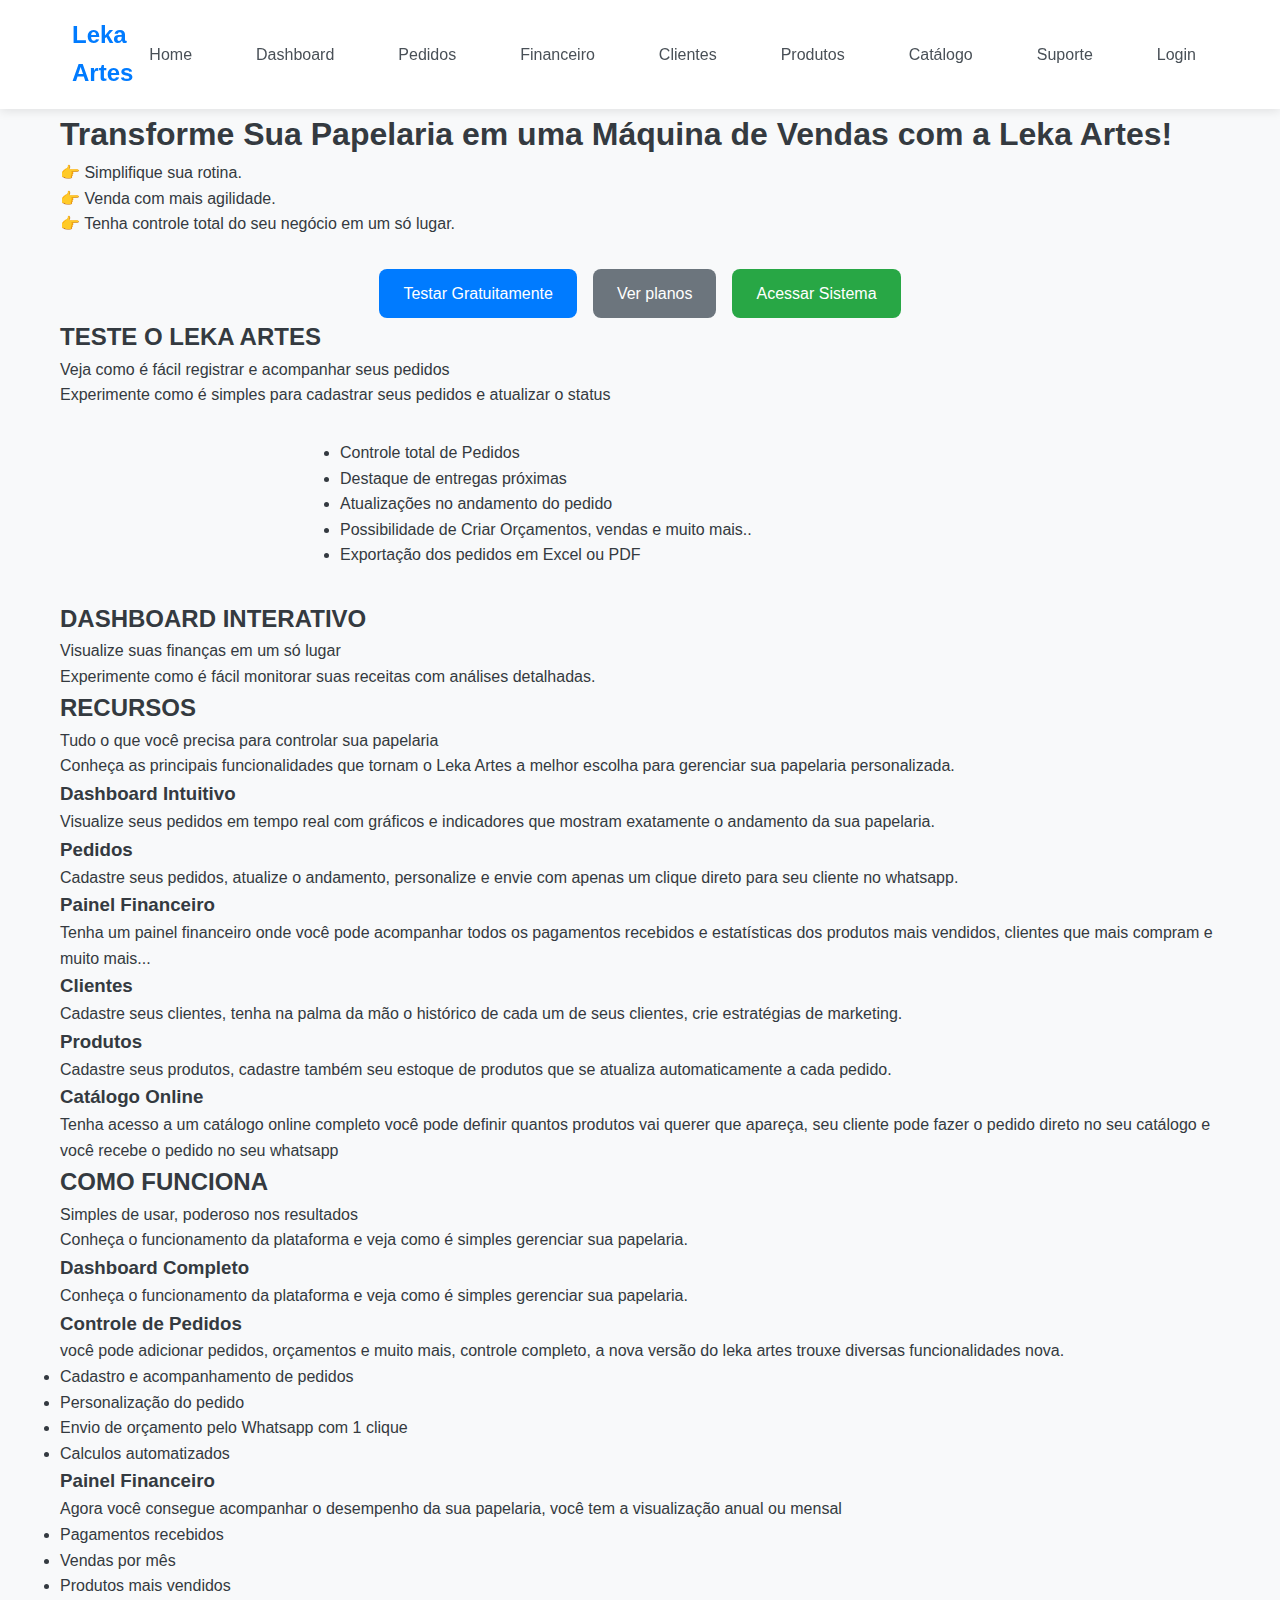
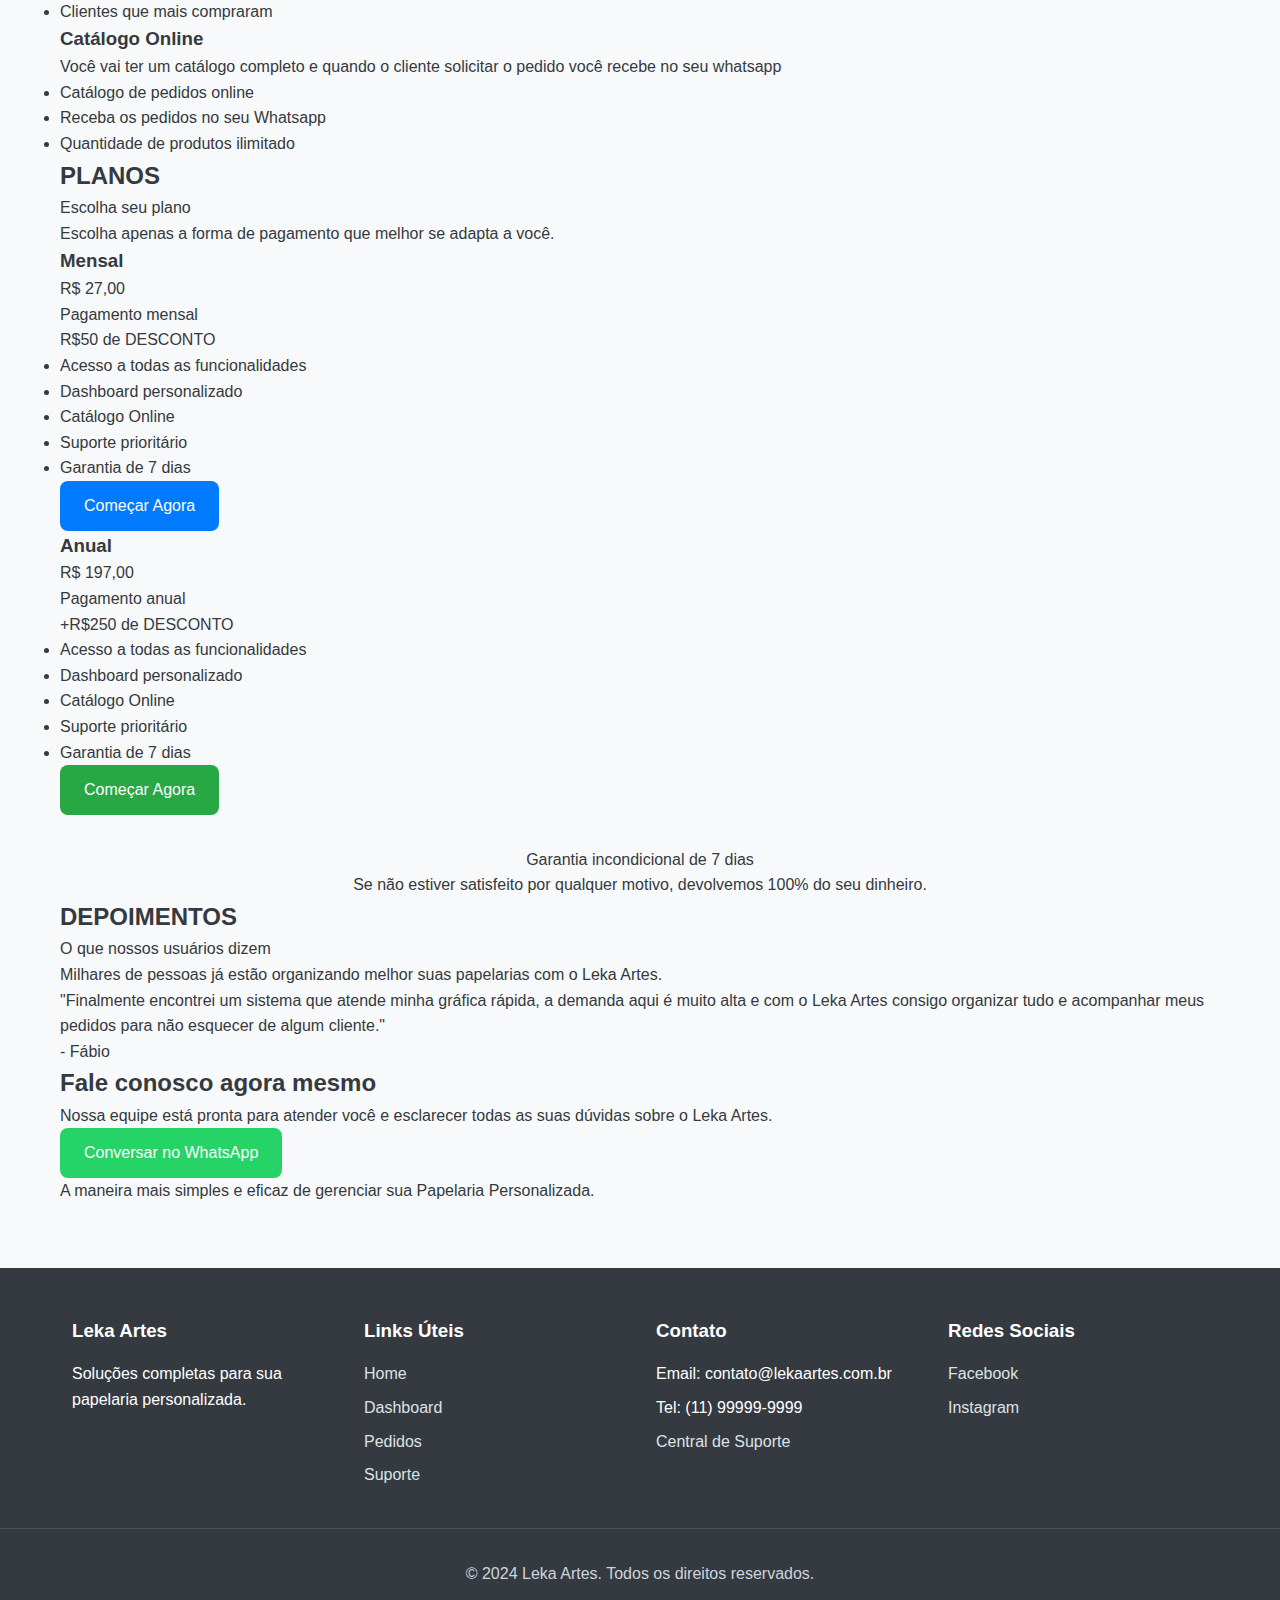
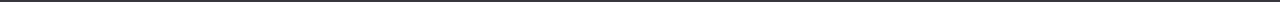
<file: index.html>
<!DOCTYPE html>
<html lang="pt-BR">
<head>
    <meta charset="UTF-8">
    <meta name="viewport" content="width=device-width, initial-scale=1.0">
    <title>Leka Artes - Papelaria Personalizada</title>
    <link rel="stylesheet" href="css/styles.css">
</head>
<body>

    <!-- Header - Seção de cabeçalho com navegação principal -->
    <header>
        <div class="header-content">
            <a href="index.html" class="logo">Leka Artes</a>
            <nav>
                <ul class="nav-menu">
                    <li><a href="index.html">Home</a></li>
                    <li><a href="dashboard.html">Dashboard</a></li>
                    <li><a href="pedidos.html">Pedidos</a></li>
                    <li><a href="financeiro.html">Financeiro</a></li>
                    <li><a href="clientes.html">Clientes</a></li>
                    <li><a href="produtos.html">Produtos</a></li>
                    <li><a href="catalogo.html">Catálogo</a></li>
                    <li><a href="suporte.html">Suporte</a></li>
                    <li><a href="login.html">Login</a></li>
                </ul>
            </nav>
        </div>
    </header>

    <!-- Hero Section - Seção principal de apresentação do produto -->
    <section class="hero">
        <div class="container">
            <h1>Transforme Sua Papelaria em uma Máquina de Vendas com a Leka Artes!</h1>
            <p>👉 Simplifique sua rotina.<br>👉 Venda com mais agilidade.<br>👉 Tenha controle total do seu negócio em um só lugar.</p>
            <!-- Botões de ação para testar, ver planos e acessar o sistema -->
            <div style="display: flex; gap: 1rem; justify-content: center; flex-wrap: wrap; margin-top: 2rem;">
                <a href="login.html" class="btn btn-primary">Testar Gratuitamente</a>
                <a href="#planos" class="btn btn-secondary">Ver planos</a>
                <a href="login.html" class="btn btn-success">Acessar Sistema</a>
            </div>
        </div>
    </section>

    <!-- Teste Section - Seção demonstrativa das funcionalidades de teste -->
    <section>
        <div class="container">
            <h2>TESTE O LEKA ARTES</h2>
            <p>Veja como é fácil registrar e acompanhar seus pedidos</p>
            <p>Experimente como é simples para cadastrar seus pedidos e atualizar o status</p>
            <!-- Lista de funcionalidades disponíveis para teste -->
            <ul style="max-width: 600px; margin: 2rem auto; text-align: left;">
                <li>Controle total de Pedidos</li>
                <li>Destaque de entregas próximas</li>
                <li>Atualizações no andamento do pedido</li>
                <li>Possibilidade de Criar Orçamentos, vendas e muito mais..</li>
                <li>Exportação dos pedidos em Excel ou PDF</li>
            </ul>
        </div>
    </section>

    <!-- Dashboard Section - Seção sobre o dashboard interativo -->
    <section style="background-color: #f8f9fa;">
        <div class="container">
            <h2>DASHBOARD INTERATIVO</h2>
            <p>Visualize suas finanças em um só lugar</p>
            <p>Experimente como é fácil monitorar suas receitas com análises detalhadas.</p>
        </div>
    </section>

    <!-- Recursos Section - Seção apresentando os principais recursos do sistema -->
    <section>
        <div class="container">
            <h2>RECURSOS</h2>
            <p>Tudo o que você precisa para controlar sua papelaria</p>
            <p>Conheça as principais funcionalidades que tornam o Leka Artes a melhor escolha para gerenciar sua papelaria personalizada.</p>
            <div class="features">
                <!-- Feature: Dashboard Intuitivo - Descrição da funcionalidade de dashboard -->
                <div class="feature">
                    <h3>Dashboard Intuitivo</h3>
                    <p>Visualize seus pedidos em tempo real com gráficos e indicadores que mostram exatamente o andamento da sua papelaria.</p>
                </div>
                <!-- Feature: Pedidos - Descrição da gestão de pedidos -->
                <div class="feature">
                    <h3>Pedidos</h3>
                    <p>Cadastre seus pedidos, atualize o andamento, personalize e envie com apenas um clique direto para seu cliente no whatsapp.</p>
                </div>
                <!-- Feature: Painel Financeiro - Descrição do controle financeiro -->
                <div class="feature">
                    <h3>Painel Financeiro</h3>
                    <p>Tenha um painel financeiro onde você pode acompanhar todos os pagamentos recebidos e estatísticas dos produtos mais vendidos, clientes que mais compram e muito mais...</p>
                </div>
                <!-- Feature: Clientes - Descrição da gestão de clientes -->
                <div class="feature">
                    <h3>Clientes</h3>
                    <p>Cadastre seus clientes, tenha na palma da mão o histórico de cada um de seus clientes, crie estratégias de marketing.</p>
                </div>
                <!-- Feature: Produtos - Descrição da gestão de produtos e estoque -->
                <div class="feature">
                    <h3>Produtos</h3>
                    <p>Cadastre seus produtos, cadastre também seu estoque de produtos que se atualiza automaticamente a cada pedido.</p>
                </div>
                <!-- Feature: Catálogo Online - Descrição do catálogo para vendas -->
                <div class="feature">
                    <h3>Catálogo Online</h3>
                    <p>Tenha acesso a um catálogo online completo você pode definir quantos produtos vai querer que apareça, seu cliente pode fazer o pedido direto no seu catálogo e você recebe o pedido no seu whatsapp</p>
                </div>
            </div>
        </div>
    </section>

    <!-- Como Funciona Section - Seção explicando o funcionamento do sistema -->
    <section style="background-color: #f8f9fa;">
        <div class="container">
            <h2>COMO FUNCIONA</h2>
            <p>Simples de usar, poderoso nos resultados</p>
            <p>Conheça o funcionamento da plataforma e veja como é simples gerenciar sua papelaria.</p>
            <div class="features">
                <!-- Feature: Dashboard Completo - Explicação do dashboard -->
                <div class="feature">
                    <h3>Dashboard Completo</h3>
                    <p>Conheça o funcionamento da plataforma e veja como é simples gerenciar sua papelaria.</p>
                </div>
                <!-- Feature: Controle de Pedidos - Detalhes da gestão de pedidos -->
                <div class="feature">
                    <h3>Controle de Pedidos</h3>
                    <p>você pode adicionar pedidos, orçamentos e muito mais, controle completo, a nova versão do leka artes trouxe diversas funcionalidades nova.</p>
                    <!-- Lista de funcionalidades do controle de pedidos -->
                    <ul>
                        <li>Cadastro e acompanhamento de pedidos</li>
                        <li>Personalização do pedido</li>
                        <li>Envio de orçamento pelo Whatsapp com 1 clique</li>
                        <li>Calculos automatizados</li>
                    </ul>
                </div>
                <!-- Feature: Painel Financeiro - Detalhes do painel financeiro -->
                <div class="feature">
                    <h3>Painel Financeiro</h3>
                    <p>Agora você consegue acompanhar o desempenho da sua papelaria, você tem a visualização anual ou mensal</p>
                    <!-- Lista de métricas financeiras -->
                    <ul>
                        <li>Pagamentos recebidos</li>
                        <li>Vendas por mês</li>
                        <li>Produtos mais vendidos</li>
                        <li>Clientes que mais compraram</li>
                    </ul>
                </div>
                <!-- Feature: Catálogo Online - Detalhes do catálogo -->
                <div class="feature">
                    <h3>Catálogo Online</h3>
                    <p>Você vai ter um catálogo completo e quando o cliente solicitar o pedido você recebe no seu whatsapp</p>
                    <!-- Lista de benefícios do catálogo -->
                    <ul>
                        <li>Catálogo de pedidos online</li>
                        <li>Receba os pedidos no seu Whatsapp</li>
                        <li>Quantidade de produtos ilimitado</li>
                    </ul>
                </div>
            </div>
        </div>
    </section>

    <!-- Planos Section - Seção de apresentação dos planos de assinatura -->
    <section id="planos">
        <div class="container">
            <h2>PLANOS</h2>
            <p>Escolha seu plano</p>
            <p>Escolha apenas a forma de pagamento que melhor se adapta a você.</p>
            <div class="plans">
                <!-- Plano Mensal - Opção de pagamento mensal -->
                <div class="plan">
                    <h3>Mensal</h3>
                    <p>R$ 27,00</p>
                    <p>Pagamento mensal</p>
                    <p>R$50 de DESCONTO</p>
                    <!-- Lista de benefícios do plano mensal -->
                    <ul>
                        <li>Acesso a todas as funcionalidades</li>
                        <li>Dashboard personalizado</li>
                        <li>Catálogo Online</li>
                        <li>Suporte prioritário</li>
                        <li>Garantia de 7 dias</li>
                    </ul>
                    <a href="login.html" class="btn btn-primary">Começar Agora</a>
                </div>
                <!-- Plano Anual - Opção de pagamento anual com desconto -->
                <div class="plan">
                    <h3>Anual</h3>
                    <p>R$ 197,00</p>
                    <p>Pagamento anual</p>
                    <p>+R$250 de DESCONTO</p>
                    <!-- Lista de benefícios do plano anual -->
                    <ul>
                        <li>Acesso a todas as funcionalidades</li>
                        <li>Dashboard personalizado</li>
                        <li>Catálogo Online</li>
                        <li>Suporte prioritário</li>
                        <li>Garantia de 7 dias</li>
                    </ul>
                    <a href="login.html" class="btn btn-success">Começar Agora</a>
                </div>
            </div>
            <p style="text-align: center; margin-top: 2rem;">Garantia incondicional de 7 dias</p>
            <p style="text-align: center;">Se não estiver satisfeito por qualquer motivo, devolvemos 100% do seu dinheiro.</p>
        </div>
    </section>

    <!-- Depoimentos Section - Seção de depoimentos de usuários -->
    <section class="testimonials">
        <div class="container">
            <h2>DEPOIMENTOS</h2>
            <p>O que nossos usuários dizem</p>
            <p>Milhares de pessoas já estão organizando melhor suas papelarias com o Leka Artes.</p>
            <!-- Depoimento de usuário satisfeito -->
            <div class="testimonial">
                <p>"Finalmente encontrei um sistema que atende minha gráfica rápida, a demanda aqui é muito alta e com o Leka Artes consigo organizar tudo e acompanhar meus pedidos para não esquecer de algum cliente."</p>
                <p>- Fábio</p>
            </div>
        </div>
    </section>

    <!-- Fale Conosco Section - Seção de contato e suporte -->
    <section style="background-color: #f8f9fa;">
        <div class="container">
            <h2>Fale conosco agora mesmo</h2>
            <p>Nossa equipe está pronta para atender você e esclarecer todas as suas dúvidas sobre o Leka Artes.</p>
            <!-- Botão para contato via WhatsApp -->
            <a href="suporte.html" class="btn btn-whatsapp">Conversar no WhatsApp</a>
            <p>A maneira mais simples e eficaz de gerenciar sua Papelaria Personalizada.</p>
        </div>
    </section>

    <!-- Footer - Rodapé do site com links e informações -->
    <footer>
        <div class="footer-content">
            <div class="footer-section">
                <h3>Leka Artes</h3>
                <p>Soluções completas para sua papelaria personalizada.</p>
            </div>
            <div class="footer-section">
                <h3>Links Úteis</h3>
                <ul>
                    <li><a href="index.html">Home</a></li>
                    <li><a href="dashboard.html">Dashboard</a></li>
                    <li><a href="pedidos.html">Pedidos</a></li>
                    <li><a href="suporte.html">Suporte</a></li>
                </ul>
            </div>
            <div class="footer-section">
                <h3>Contato</h3>
                <ul>
                    <li>Email: contato@lekaartes.com.br</li>
                    <li>Tel: (11) 99999-9999</li>
                    <li><a href="suporte.html">Central de Suporte</a></li>
                </ul>
            </div>
            <div class="footer-section">
                <h3>Redes Sociais</h3>
                <ul>
                    <li><a href="#">Facebook</a></li>
                    <li><a href="#">Instagram</a></li>
                </ul>
            </div>
        </div>
        <div class="footer-bottom">
            <p>&copy; 2024 Leka Artes. Todos os direitos reservados.</p>
        </div>
    </footer>

</body>
</html>
</file>
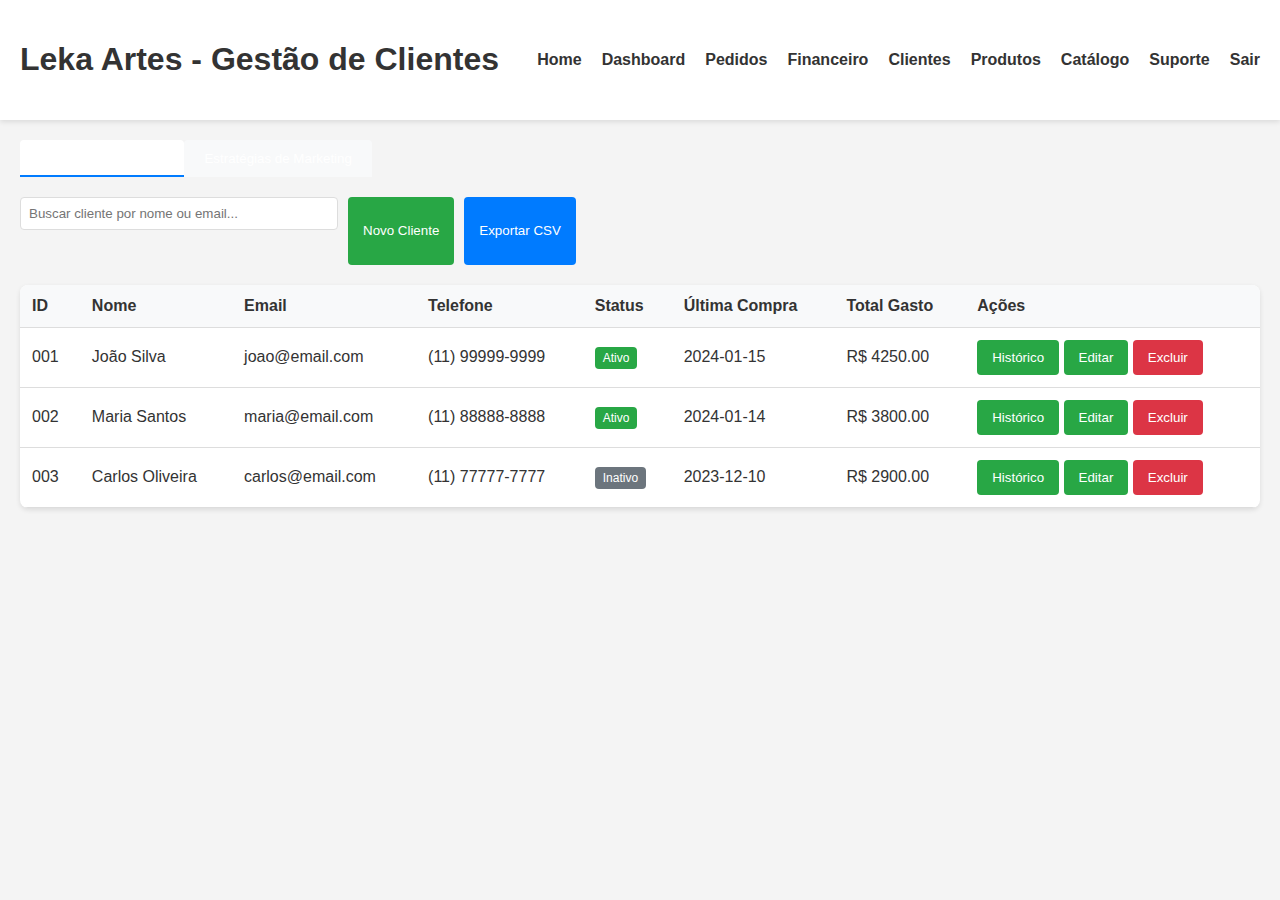
<file: clientes.html>
<!DOCTYPE html>
<html lang="pt-BR">
<head>
    <meta charset="UTF-8">
    <meta name="viewport" content="width=device-width, initial-scale=1.0">
    <title>Clientes - Leka Artes</title>
    <style>
        body { font-family: Arial, sans-serif; margin: 0; padding: 0; background-color: #f4f4f4; color: #333; }
        header { background-color: #fff; padding: 20px; display: flex; justify-content: space-between; align-items: center; box-shadow: 0 2px 5px rgba(0,0,0,0.1); }
        nav { display: flex; gap: 20px; }
        nav a { text-decoration: none; color: #333; font-weight: bold; }
        nav a:hover { color: #007bff; }
        .container { padding: 20px; }
        .actions { display: flex; gap: 10px; margin-bottom: 20px; flex-wrap: wrap; }
        button { padding: 10px 15px; background-color: #28a745; color: #fff; border: none; border-radius: 4px; cursor: pointer; }
        button:hover { background-color: #218838; }
        .btn-secondary { background-color: #007bff; }
        .btn-secondary:hover { background-color: #0056b3; }
        .btn-danger { background-color: #dc3545; }
        .btn-danger:hover { background-color: #c82333; }
        .search-bar { margin-bottom: 20px; }
        input[type="text"] { padding: 8px; width: 300px; border: 1px solid #ddd; border-radius: 4px; }
        table { width: 100%; border-collapse: collapse; background-color: #fff; border-radius: 8px; overflow: hidden; box-shadow: 0 2px 5px rgba(0,0,0,0.1); }
        th, td { padding: 12px; text-align: left; border-bottom: 1px solid #ddd; }
        th { background-color: #f8f9fa; font-weight: bold; }
        .status { padding: 4px 8px; border-radius: 4px; color: white; font-size: 12px; }
        .status.ativo { background-color: #28a745; }
        .status.inativo { background-color: #6c757d; }
        .modal { display: none; position: fixed; top: 0; left: 0; width: 100%; height: 100%; background-color: rgba(0,0,0,0.5); z-index: 1000; }
        .modal-content { background-color: #fff; margin: 5% auto; padding: 20px; border-radius: 8px; width: 90%; max-width: 600px; max-height: 80vh; overflow-y: auto; }
        form { display: flex; flex-direction: column; }
        label { margin-bottom: 5px; font-weight: bold; }
        input, select, textarea { padding: 8px; margin-bottom: 15px; border: 1px solid #ddd; border-radius: 4px; }
        .form-row { display: flex; gap: 10px; }
        .form-row > * { flex: 1; }
        .tabs { display: flex; margin-bottom: 20px; }
        .tab { padding: 10px 20px; background-color: #f8f9fa; border: none; cursor: pointer; border-radius: 4px 4px 0 0; }
        .tab.active { background-color: #fff; border-bottom: 2px solid #007bff; }
        .tab-content { display: none; }
        .tab-content.active { display: block; }
        .strategy-card { background-color: #fff; padding: 15px; margin-bottom: 10px; border-radius: 8px; box-shadow: 0 2px 5px rgba(0,0,0,0.1); }
    </style>
</head>
<body>

    <!-- Header - Cabeçalho com navegação para outras seções do sistema -->
    <header>
        <h1>Leka Artes - Gestão de Clientes</h1>
        <nav>
            <!-- Menu de navegação para acessar diferentes módulos do sistema -->
            <a href="index.html">Home</a>
            <a href="dashboard.html">Dashboard</a>
            <a href="pedidos.html">Pedidos</a>
            <a href="financeiro.html">Financeiro</a>
            <a href="clientes.html">Clientes</a>
            <a href="produtos.html">Produtos</a>
            <a href="catalogo.html">Catálogo</a>
            <a href="suporte.html">Suporte</a>
            <a href="login.html">Sair</a>
        </nav>
    </header>

    <!-- Container principal da página de clientes -->
    <div class="container">

        <!-- Abas para diferentes seções da gestão de clientes -->
        <div class="tabs">
            <!-- Aba de listagem de clientes -->
            <button class="tab active" onclick="abrirAba('listagem')">Listagem de Clientes</button>
            <!-- Aba de estratégias de marketing -->
            <button class="tab" onclick="abrirAba('estrategias')">Estratégias de Marketing</button>
        </div>

        <!-- Conteúdo da aba de listagem de clientes -->
        <div id="listagem" class="tab-content active">

            <!-- Barra de pesquisa e ações -->
            <div class="actions">
                <!-- Campo de pesquisa por nome ou email -->
                <div class="search-bar">
                    <input type="text" id="searchInput" placeholder="Buscar cliente por nome ou email..." onkeyup="filtrarClientes()">
                </div>
                <!-- Botão para adicionar novo cliente -->
                <button onclick="abrirModal('novoCliente')">Novo Cliente</button>
                <!-- Botão para exportar lista de clientes -->
                <button class="btn-secondary" onclick="exportarClientes()">Exportar CSV</button>
            </div>

            <!-- Tabela de clientes - Lista todos os clientes cadastrados -->
            <table id="tabelaClientes">
                <thead>
                    <tr>
                        <th>ID</th>
                        <th>Nome</th>
                        <th>Email</th>
                        <th>Telefone</th>
                        <th>Status</th>
                        <th>Última Compra</th>
                        <th>Total Gasto</th>
                        <th>Ações</th>
                    </tr>
                </thead>
                <tbody>
                    <!-- Linhas de exemplo de clientes - em sistema real viriam do banco de dados -->
                    <tr>
                        <td>001</td>
                        <td>João Silva</td>
                        <td>joao@email.com</td>
                        <td>(11) 99999-9999</td>
                        <td><span class="status ativo">Ativo</span></td>
                        <td>2024-01-15</td>
                        <td>R$ 4.250,00</td>
                        <td>
                            <!-- Botões de ação para cada cliente -->
                            <button onclick="verHistorico(1)">Histórico</button>
                            <button onclick="editarCliente(1)">Editar</button>
                            <button class="btn-danger" onclick="excluirCliente(1)">Excluir</button>
                        </td>
                    </tr>
                    <tr>
                        <td>002</td>
                        <td>Maria Santos</td>
                        <td>maria@email.com</td>
                        <td>(11) 88888-8888</td>
                        <td><span class="status ativo">Ativo</span></td>
                        <td>2024-01-14</td>
                        <td>R$ 3.800,00</td>
                        <td>
                            <button onclick="verHistorico(2)">Histórico</button>
                            <button onclick="editarCliente(2)">Editar</button>
                            <button class="btn-danger" onclick="excluirCliente(2)">Excluir</button>
                        </td>
                    </tr>
                    <tr>
                        <td>003</td>
                        <td>Carlos Oliveira</td>
                        <td>carlos@email.com</td>
                        <td>(11) 77777-7777</td>
                        <td><span class="status inativo">Inativo</span></td>
                        <td>2023-12-10</td>
                        <td>R$ 2.900,00</td>
                        <td>
                            <button onclick="verHistorico(3)">Histórico</button>
                            <button onclick="editarCliente(3)">Editar</button>
                            <button class="btn-danger" onclick="excluirCliente(3)">Excluir</button>
                        </td>
                    </tr>
                </tbody>
            </table>

        </div>

        <!-- Conteúdo da aba de estratégias de marketing -->
        <div id="estrategias" class="tab-content">

            <h2>Estratégias de Marketing Personalizadas</h2>
            <p>Baseado no histórico de compras e perfil dos clientes, sugerimos as seguintes estratégias:</p>

            <!-- Cards de estratégias sugeridas -->
            <div class="strategy-card">
                <h3>🎯 Clientes Ativos com Alto Valor</h3>
                <p><strong>João Silva e Maria Santos</strong> - Clientes fiéis com alto ticket médio.</p>
                <p><strong>Estratégia:</strong> Oferecer programa de fidelidade com descontos progressivos e produtos premium.</p>
                <button class="btn-secondary" onclick="enviarCampanha('alto-valor')">Enviar Campanha</button>
            </div>

            <div class="strategy-card">
                <h3>🔄 Clientes Inativos</h3>
                <p><strong>Carlos Oliveira</strong> - Cliente que não compra há mais de 30 dias.</p>
                <p><strong>Estratégia:</strong> Enviar cupom de desconto de 15% para reativação e pesquisa de satisfação.</p>
                <button class="btn-secondary" onclick="enviarCampanha('inativo')">Reativar Cliente</button>
            </div>

            <div class="strategy-card">
                <h3>📈 Potencial de Upsell</h3>
                <p>Clientes que compram produtos básicos podem estar interessados em pacotes completos.</p>
                <p><strong>Estratégia:</strong> Sugerir upgrades e combos com desconto para aumentar o ticket médio.</p>
                <button class="btn-secondary" onclick="enviarCampanha('upsell')">Campanha de Upsell</button>
            </div>

            <div class="strategy-card">
                <h3>🎉 Aniversariantes do Mês</h3>
                <p>Clientes que fazem aniversário neste mês merecem atenção especial.</p>
                <p><strong>Estratégia:</strong> Enviar felicitações personalizadas com oferta exclusiva de 10% off.</p>
                <button class="btn-secondary" onclick="enviarCampanha('aniversario')">Campanha de Aniversário</button>
            </div>

        </div>

    </div>

    <!-- Modal para novo/editar cliente - Formulário popup para gerenciar clientes -->
    <div id="modalCliente" class="modal">
        <div class="modal-content">
            <!-- Título do modal - muda dinamicamente entre "Novo Cliente" e "Editar Cliente" -->
            <h2 id="modalTitle">Novo Cliente</h2>

            <!-- Formulário de cliente - Campos para inserir dados do cliente -->
            <form id="formCliente">
                <!-- Campo oculto para ID do cliente (usado na edição) -->
                <input type="hidden" id="clienteId">

                <!-- Linha de campos: Nome e Email -->
                <div class="form-row">
                    <!-- Campo para nome do cliente -->
                    <div>
                        <label for="nome">Nome Completo:</label>
                        <input type="text" id="nome" required>
                    </div>
                    <!-- Campo para email do cliente -->
                    <div>
                        <label for="email">Email:</label>
                        <input type="email" id="email" required>
                    </div>
                </div>

                <!-- Linha de campos: Telefone e Data de Nascimento -->
                <div class="form-row">
                    <!-- Campo para telefone do cliente -->
                    <div>
                        <label for="telefone">Telefone:</label>
                        <input type="tel" id="telefone" placeholder="(11) 99999-9999" required>
                    </div>
                    <!-- Campo para data de nascimento -->
                    <div>
                        <label for="dataNascimento">Data de Nascimento:</label>
                        <input type="date" id="dataNascimento">
                    </div>
                </div>

                <!-- Campo para endereço -->
                <label for="endereco">Endereço:</label>
                <textarea id="endereco" rows="2" placeholder="Rua, número, bairro, cidade - UF"></textarea>

                <!-- Campo para status do cliente -->
                <label for="statusCliente">Status:</label>
                <select id="statusCliente" required>
                    <option value="ativo">Ativo</option>
                    <option value="inativo">Inativo</option>
                </select>

                <!-- Campo para observações adicionais -->
                <label for="observacoes">Observações:</label>
                <textarea id="observacoes" rows="3" placeholder="Informações adicionais sobre o cliente..."></textarea>

                <!-- Botões do formulário -->
                <div style="display: flex; gap: 10px; justify-content: flex-end;">
                    <!-- Botão para cancelar e fechar o modal -->
                    <button type="button" onclick="fecharModal()">Cancelar</button>
                    <!-- Botão para salvar o cliente -->
                    <button type="submit">Salvar Cliente</button>
                </div>
            </form>
        </div>
    </div>

    <!-- Modal para histórico do cliente - Mostra compras e interações -->
    <div id="modalHistorico" class="modal">
        <div class="modal-content">
            <h2>Histórico do Cliente</h2>
            <div id="historicoContent">
                <!-- Conteúdo do histórico será carregado dinamicamente -->
            </div>
            <div style="text-align: right; margin-top: 20px;">
                <button onclick="fecharModal()">Fechar</button>
            </div>
        </div>
    </div>

    <script>
        // Variável global para armazenar clientes (simulação de banco de dados)
        // Em um sistema real, esses dados viriam de uma API ou banco de dados
        let clientes = [
            { id: 1, nome: 'João Silva', email: 'joao@email.com', telefone: '(11) 99999-9999', status: 'ativo', ultimaCompra: '2024-01-15', totalGasto: 4250.00, dataNascimento: '1985-03-15', endereco: 'Rua das Flores, 123, São Paulo - SP', observacoes: 'Cliente fiel, prefere cartões de visita' },
            { id: 2, nome: 'Maria Santos', email: 'maria@email.com', telefone: '(11) 88888-8888', status: 'ativo', ultimaCompra: '2024-01-14', totalGasto: 3800.00, dataNascimento: '1990-07-22', endereco: 'Av. Paulista, 456, São Paulo - SP', observacoes: 'Gosta de banners personalizados' },
            { id: 3, nome: 'Carlos Oliveira', email: 'carlos@email.com', telefone: '(11) 77777-7777', status: 'inativo', ultimaCompra: '2023-12-10', totalGasto: 2900.00, dataNascimento: '1982-11-08', endereco: 'Rua do Comércio, 789, São Paulo - SP', observacoes: 'Cliente antigo, parou de comprar recentemente' }
        ];

        // Função para abrir abas
        // Mostra o conteúdo da aba selecionada e oculta as outras
        function abrirAba(abaId) {
            // Remover classe active de todas as abas
            document.querySelectorAll('.tab').forEach(tab => tab.classList.remove('active'));
            document.querySelectorAll('.tab-content').forEach(content => content.classList.remove('active'));

            // Adicionar classe active na aba selecionada
            event.target.classList.add('active');
            document.getElementById(abaId).classList.add('active');
        }

        // Função para abrir modal de novo cliente
        // Limpa o formulário e define o título apropriado
        function abrirModal(tipo) {
            document.getElementById('modalCliente').style.display = 'block';
            document.getElementById('modalTitle').textContent = tipo === 'novoCliente' ? 'Novo Cliente' : 'Editar Cliente';
            if (tipo === 'novoCliente') {
                limparFormulario();
            }
        }

        // Função para fechar modal
        // Oculta o modal e limpa o formulário
        function fecharModal() {
            document.getElementById('modalCliente').style.display = 'none';
            document.getElementById('modalHistorico').style.display = 'none';
            limparFormulario();
        }

        // Função para limpar formulário
        // Reseta todos os campos do formulário para valores vazios
        function limparFormulario() {
            document.getElementById('clienteId').value = '';
            document.getElementById('nome').value = '';
            document.getElementById('email').value = '';
            document.getElementById('telefone').value = '';
            document.getElementById('dataNascimento').value = '';
            document.getElementById('endereco').value = '';
            document.getElementById('statusCliente').value = 'ativo';
            document.getElementById('observacoes').value = '';
        }

        // Função para editar cliente
        // Carrega os dados do cliente no formulário para edição
        function editarCliente(id) {
            const cliente = clientes.find(c => c.id === id);
            if (cliente) {
                document.getElementById('clienteId').value = cliente.id;
                document.getElementById('nome').value = cliente.nome;
                document.getElementById('email').value = cliente.email;
                document.getElementById('telefone').value = cliente.telefone;
                document.getElementById('dataNascimento').value = cliente.dataNascimento || '';
                document.getElementById('endereco').value = cliente.endereco || '';
                document.getElementById('statusCliente').value = cliente.status;
                document.getElementById('observacoes').value = cliente.observacoes || '';
                abrirModal('editarCliente');
            }
        }

        // Função para excluir cliente
        // Remove o cliente da lista após confirmação do usuário
        function excluirCliente(id) {
            if (confirm('Tem certeza que deseja excluir este cliente?')) {
                clientes = clientes.filter(c => c.id !== id);
                atualizarTabela();
            }
        }

        // Função para ver histórico do cliente
        // Mostra compras e interações do cliente em um modal
        function verHistorico(id) {
            const cliente = clientes.find(c => c.id === id);
            if (cliente) {
                const historicoContent = document.getElementById('historicoContent');
                historicoContent.innerHTML = `
                    <h3>${cliente.nome}</h3>
                    <p><strong>Email:</strong> ${cliente.email}</p>
                    <p><strong>Telefone:</strong> ${cliente.telefone}</p>
                    <p><strong>Status:</strong> ${cliente.status}</p>
                    <p><strong>Total Gasto:</strong> R$ ${cliente.totalGasto.toFixed(2)}</p>
                    <p><strong>Última Compra:</strong> ${cliente.dataNascimento}</p>
                    <h4>Últimas Compras:</h4>
                    <ul>
                        <li>Cartões de Visita - R$ 150,00 (15/01/2024)</li>
                        <li>Banners - R$ 300,00 (10/01/2024)</li>
                        <li>Folhetos - R$ 200,00 (05/01/2024)</li>
                    </ul>
                    <h4>Observações:</h4>
                    <p>${cliente.observacoes || 'Nenhuma observação registrada.'}</p>
                `;
                document.getElementById('modalHistorico').style.display = 'block';
            }
        }

        // Função para filtrar clientes
        // Filtra a tabela baseado no texto digitado na busca
        function filtrarClientes() {
            const filtro = document.getElementById('searchInput').value.toLowerCase();
            const linhas = document.querySelectorAll('#tabelaClientes tbody tr');

            linhas.forEach(linha => {
                const texto = linha.textContent.toLowerCase();
                linha.style.display = texto.includes(filtro) ? '' : 'none';
            });
        }

        // Função para atualizar tabela
        // Re-renderiza a tabela com os dados atuais dos clientes
        function atualizarTabela() {
            const tbody = document.querySelector('#tabelaClientes tbody');
            tbody.innerHTML = '';

            clientes.forEach(cliente => {
                const row = document.createElement('tr');
                row.innerHTML = `
                    <td>${cliente.id.toString().padStart(3, '0')}</td>
                    <td>${cliente.nome}</td>
                    <td>${cliente.email}</td>
                    <td>${cliente.telefone}</td>
                    <td><span class="status ${cliente.status}">${cliente.status.charAt(0).toUpperCase() + cliente.status.slice(1)}</span></td>
                    <td>${cliente.ultimaCompra}</td>
                    <td>R$ ${cliente.totalGasto.toFixed(2)}</td>
                    <td>
                        <button onclick="verHistorico(${cliente.id})">Histórico</button>
                        <button onclick="editarCliente(${cliente.id})">Editar</button>
                        <button class="btn-danger" onclick="excluirCliente(${cliente.id})">Excluir</button>
                    </td>
                `;
                tbody.appendChild(row);
            });
        }

        // Função para exportar clientes (simulado)
        // Em um sistema real, isso geraria um arquivo CSV com os dados
        function exportarClientes() {
            alert('Funcionalidade de exportação para CSV seria implementada aqui.\nEm um sistema real, isso geraria um arquivo .csv com todos os clientes.');
        }

        // Função para enviar campanhas de marketing (simulado)
        // Em um sistema real, isso enviaria emails ou mensagens para os clientes
        function enviarCampanha(tipo) {
            const mensagens = {
                'alto-valor': 'Campanha de fidelidade enviada para clientes de alto valor!',
                'inativo': 'Campanha de reativação enviada para clientes inativos!',
                'upsell': 'Campanha de upsell enviada para clientes com potencial!',
                'aniversario': 'Campanha de aniversário enviada para aniversariantes do mês!'
            };
            alert(mensagens[tipo] + '\n\nEm um sistema real, isso enviaria emails personalizados para os clientes selecionados.');
        }

        // Event listener para submissão do formulário
        // Salva ou atualiza o cliente quando o formulário é enviado
        document.getElementById('formCliente').addEventListener('submit', function(e) {
            e.preventDefault();

            const id = document.getElementById('clienteId').value;
            const nome = document.getElementById('nome').value;
            const email = document.getElementById('email').value;
            const telefone = document.getElementById('telefone').value;
            const dataNascimento = document.getElementById('dataNascimento').value;
            const endereco = document.getElementById('endereco').value;
            const status = document.getElementById('statusCliente').value;
            const observacoes = document.getElementById('observacoes').value;

            if (id) {
                // Editar cliente existente
                const index = clientes.findIndex(c => c.id === parseInt(id));
                if (index !== -1) {
                    clientes[index] = { ...clientes[index], nome, email, telefone, dataNascimento, endereco, status, observacoes };
                }
            } else {
                // Novo cliente
                const novoId = Math.max(...clientes.map(c => c.id)) + 1;
                const novoCliente = {
                    id: novoId,
                    nome,
                    email,
                    telefone,
                    status,
                    ultimaCompra: 'Nunca',
                    totalGasto: 0.00,
                    dataNascimento,
                    endereco,
                    observacoes
                };
                clientes.push(novoCliente);
            }

            atualizarTabela();
            fecharModal();
        });

        // Inicializar tabela ao carregar a página
        window.addEventListener('load', atualizarTabela);
    </script>

</body>
</html>
</file>
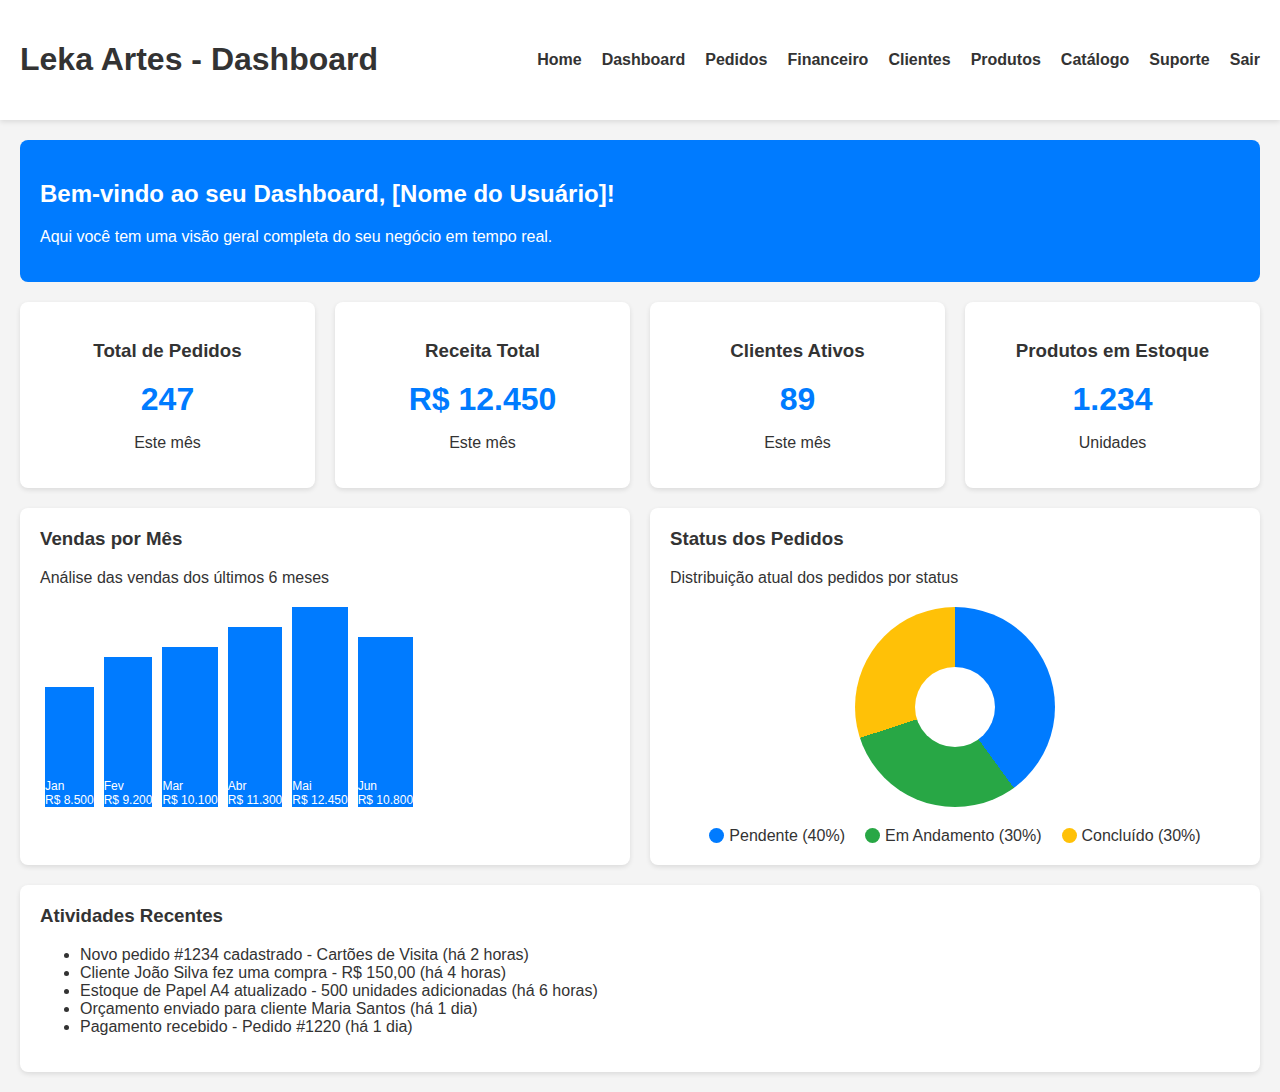
<file: dashboard.html>
<!DOCTYPE html>
<html lang="pt-BR">
<head>
    <meta charset="UTF-8">
    <meta name="viewport" content="width=device-width, initial-scale=1.0">
    <title>Dashboard - Leka Artes</title>
    <style>
        body { font-family: Arial, sans-serif; margin: 0; padding: 0; background-color: #f4f4f4; color: #333; }
        header { background-color: #fff; padding: 20px; display: flex; justify-content: space-between; align-items: center; box-shadow: 0 2px 5px rgba(0,0,0,0.1); }
        nav { display: flex; gap: 20px; }
        nav a { text-decoration: none; color: #333; font-weight: bold; }
        nav a:hover { color: #007bff; }
        .dashboard-container { padding: 20px; }
        .welcome { background-color: #007bff; color: #fff; padding: 20px; border-radius: 8px; margin-bottom: 20px; }
        .stats { display: flex; gap: 20px; margin-bottom: 20px; flex-wrap: wrap; }
        .stat-card { background-color: #fff; padding: 20px; border-radius: 8px; box-shadow: 0 2px 5px rgba(0,0,0,0.1); flex: 1; min-width: 200px; text-align: center; }
        .stat-number { font-size: 2em; font-weight: bold; color: #007bff; }
        .charts { display: flex; gap: 20px; flex-wrap: wrap; }
        .chart { background-color: #fff; padding: 20px; border-radius: 8px; box-shadow: 0 2px 5px rgba(0,0,0,0.1); flex: 1; min-width: 300px; }
        .chart h3 { margin-top: 0; }
        .bar-chart { display: flex; align-items: end; height: 200px; margin-top: 20px; }
        .bar { background-color: #007bff; margin: 0 5px; min-height: 10px; display: flex; align-items: end; justify-content: center; color: white; font-size: 12px; }
        .pie-chart { width: 200px; height: 200px; border-radius: 50%; background: conic-gradient(#007bff 0% 40%, #28a745 40% 70%, #ffc107 70% 100%); margin: 20px auto; position: relative; }
        .pie-chart::after { content: ''; position: absolute; top: 50%; left: 50%; width: 80px; height: 80px; background: #fff; border-radius: 50%; transform: translate(-50%, -50%); }
    </style>
</head>
<body>

    <!-- Header - Cabeçalho com navegação para outras seções do sistema -->
    <header>
        <h1>Leka Artes - Dashboard</h1>
        <nav>
            <!-- Menu de navegação para acessar diferentes módulos do sistema -->
            <a href="index.html">Home</a>
            <a href="dashboard.html">Dashboard</a>
            <a href="pedidos.html">Pedidos</a>
            <a href="financeiro.html">Financeiro</a>
            <a href="clientes.html">Clientes</a>
            <a href="produtos.html">Produtos</a>
            <a href="catalogo.html">Catálogo</a>
            <a href="suporte.html">Suporte</a>
            <a href="login.html">Sair</a>
        </nav>
    </header>

    <!-- Container principal do dashboard -->
    <div class="dashboard-container">

        <!-- Seção de boas-vindas - Saudação personalizada para o usuário -->
        <div class="welcome">
            <h2>Bem-vindo ao seu Dashboard, [Nome do Usuário]!</h2>
            <p>Aqui você tem uma visão geral completa do seu negócio em tempo real.</p>
        </div>

        <!-- Cards de estatísticas principais - Indicadores-chave de performance -->
        <div class="stats">
            <!-- Card: Total de Pedidos - Mostra o número total de pedidos realizados -->
            <div class="stat-card">
                <h3>Total de Pedidos</h3>
                <div class="stat-number" id="totalPedidos">247</div>
                <p>Este mês</p>
            </div>
            <!-- Card: Receita Total - Exibe o valor total de vendas -->
            <div class="stat-card">
                <h3>Receita Total</h3>
                <div class="stat-number" id="receitaTotal">R$ 12.450</div>
                <p>Este mês</p>
            </div>
            <!-- Card: Clientes Ativos - Número de clientes únicos -->
            <div class="stat-card">
                <h3>Clientes Ativos</h3>
                <div class="stat-number" id="clientesAtivos">89</div>
                <p>Este mês</p>
            </div>
            <!-- Card: Produtos em Estoque - Quantidade total de produtos disponíveis -->
            <div class="stat-card">
                <h3>Produtos em Estoque</h3>
                <div class="stat-number" id="produtosEstoque">1.234</div>
                <p>Unidades</p>
            </div>
        </div>

        <!-- Seção de gráficos - Visualizações de dados importantes -->
        <div class="charts">

            <!-- Gráfico de Barras: Vendas por Mês - Mostra tendência de vendas mensais -->
            <div class="chart">
                <h3>Vendas por Mês</h3>
                <p>Análise das vendas dos últimos 6 meses</p>
                <!-- Gráfico de barras simulado com CSS - representa vendas mensais -->
                <div class="bar-chart">
                    <div class="bar" style="height: 60%;">Jan<br>R$ 8.500</div>
                    <div class="bar" style="height: 75%;">Fev<br>R$ 9.200</div>
                    <div class="bar" style="height: 80%;">Mar<br>R$ 10.100</div>
                    <div class="bar" style="height: 90%;">Abr<br>R$ 11.300</div>
                    <div class="bar" style="height: 100%;">Mai<br>R$ 12.450</div>
                    <div class="bar" style="height: 85%;">Jun<br>R$ 10.800</div>
                </div>
            </div>

            <!-- Gráfico de Pizza: Status dos Pedidos - Distribuição dos pedidos por status -->
            <div class="chart">
                <h3>Status dos Pedidos</h3>
                <p>Distribuição atual dos pedidos por status</p>
                <!-- Gráfico de pizza simulado com CSS - representa diferentes status de pedidos -->
                <div class="pie-chart"></div>
                <div style="display: flex; justify-content: center; gap: 20px; margin-top: 10px;">
                    <div style="display: flex; align-items: center; gap: 5px;">
                        <div style="width: 15px; height: 15px; background: #007bff; border-radius: 50%;"></div>
                        <span>Pendente (40%)</span>
                    </div>
                    <div style="display: flex; align-items: center; gap: 5px;">
                        <div style="width: 15px; height: 15px; background: #28a745; border-radius: 50%;"></div>
                        <span>Em Andamento (30%)</span>
                    </div>
                    <div style="display: flex; align-items: center; gap: 5px;">
                        <div style="width: 15px; height: 15px; background: #ffc107; border-radius: 50%;"></div>
                        <span>Concluído (30%)</span>
                    </div>
                </div>
            </div>

        </div>

        <!-- Seção adicional: Atividades Recentes - Lista das últimas ações no sistema -->
        <div class="chart" style="margin-top: 20px;">
            <h3>Atividades Recentes</h3>
            <ul>
                <li>Novo pedido #1234 cadastrado - Cartões de Visita (há 2 horas)</li>
                <li>Cliente João Silva fez uma compra - R$ 150,00 (há 4 horas)</li>
                <li>Estoque de Papel A4 atualizado - 500 unidades adicionadas (há 6 horas)</li>
                <li>Orçamento enviado para cliente Maria Santos (há 1 dia)</li>
                <li>Pagamento recebido - Pedido #1220 (há 1 dia)</li>
            </ul>
        </div>

    </div>

    <script>
        // Função para atualizar estatísticas em tempo real (simulado)
        // Esta função simula a atualização dinâmica dos indicadores do dashboard
        function atualizarEstatisticas() {
            // Simulação de atualização de dados - em um sistema real, isso viria de uma API
            const totalPedidos = document.getElementById('totalPedidos');
            const receitaTotal = document.getElementById('receitaTotal');
            const clientesAtivos = document.getElementById('clientesAtivos');
            const produtosEstoque = document.getElementById('produtosEstoque');

            // Pequenas variações para simular dados em tempo real
            totalPedidos.textContent = Math.floor(Math.random() * 10) + 240;
            receitaTotal.textContent = 'R$ ' + (Math.floor(Math.random() * 500) + 12000).toLocaleString('pt-BR');
            clientesAtivos.textContent = Math.floor(Math.random() * 5) + 85;
            produtosEstoque.textContent = Math.floor(Math.random() * 50) + 1200;
        }

        // Atualiza as estatísticas a cada 30 segundos para simular dados em tempo real
        setInterval(atualizarEstatisticas, 30000);

        // Função para inicializar o dashboard
        // Carrega dados iniciais e configura event listeners se necessário
        function inicializarDashboard() {
            console.log('Dashboard inicializado com sucesso');
            // Aqui poderiam ser feitas chamadas para APIs para carregar dados reais
        }

        // Chama a função de inicialização quando a página carrega
        window.addEventListener('load', inicializarDashboard);
    </script>

</body>
</html>
</file>
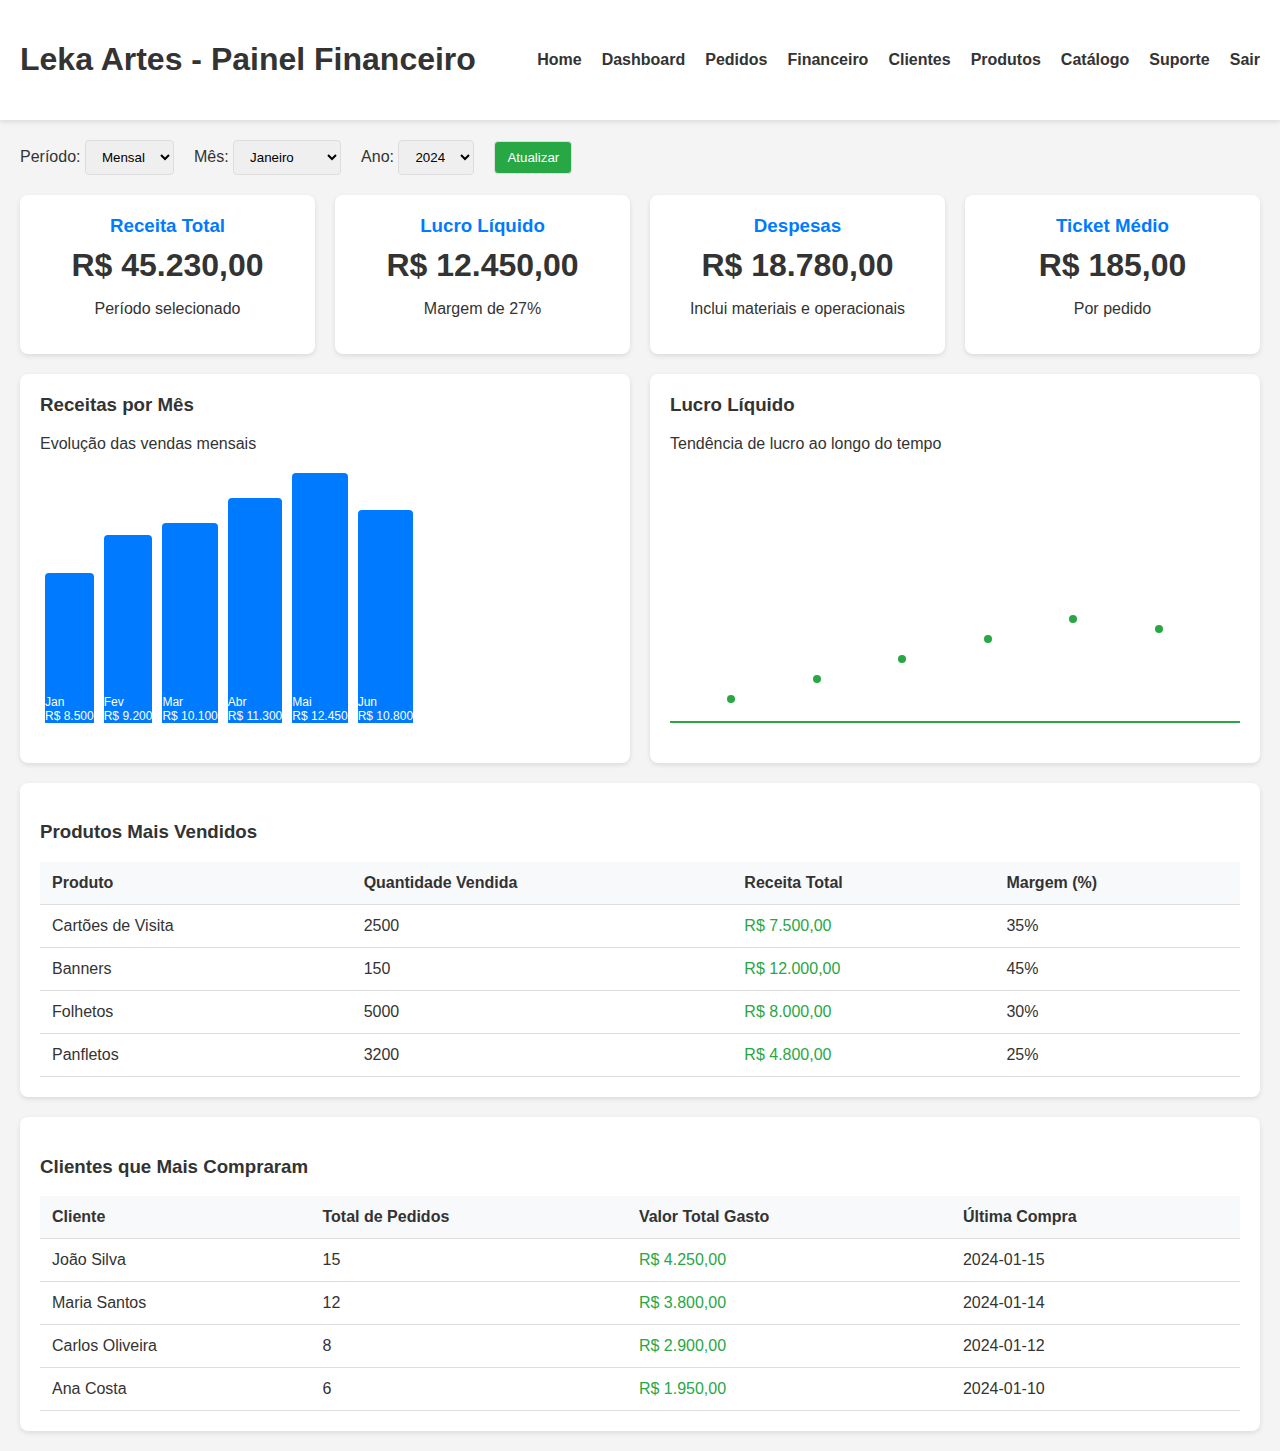
<file: financeiro.html>
<!DOCTYPE html>
<html lang="pt-BR">
<head>
    <meta charset="UTF-8">
    <meta name="viewport" content="width=device-width, initial-scale=1.0">
    <title>Financeiro - Leka Artes</title>
    <style>
        body { font-family: Arial, sans-serif; margin: 0; padding: 0; background-color: #f4f4f4; color: #333; }
        header { background-color: #fff; padding: 20px; display: flex; justify-content: space-between; align-items: center; box-shadow: 0 2px 5px rgba(0,0,0,0.1); }
        nav { display: flex; gap: 20px; }
        nav a { text-decoration: none; color: #333; font-weight: bold; }
        nav a:hover { color: #007bff; }
        .container { padding: 20px; }
        .filters { display: flex; gap: 20px; margin-bottom: 20px; align-items: center; flex-wrap: wrap; }
        select, button { padding: 8px 12px; border: 1px solid #ddd; border-radius: 4px; }
        button { background-color: #28a745; color: #fff; cursor: pointer; }
        button:hover { background-color: #218838; }
        .summary-cards { display: flex; gap: 20px; margin-bottom: 20px; flex-wrap: wrap; }
        .card { background-color: #fff; padding: 20px; border-radius: 8px; box-shadow: 0 2px 5px rgba(0,0,0,0.1); flex: 1; min-width: 200px; text-align: center; }
        .card h3 { margin: 0 0 10px 0; color: #007bff; }
        .card .value { font-size: 2em; font-weight: bold; }
        .charts-container { display: flex; gap: 20px; flex-wrap: wrap; }
        .chart { background-color: #fff; padding: 20px; border-radius: 8px; box-shadow: 0 2px 5px rgba(0,0,0,0.1); flex: 1; min-width: 300px; }
        .chart h3 { margin-top: 0; }
        .bar-chart { display: flex; align-items: end; height: 250px; margin: 20px 0; }
        .bar { background-color: #007bff; margin: 0 5px; min-height: 10px; display: flex; align-items: end; justify-content: center; color: white; font-size: 12px; border-radius: 4px 4px 0 0; }
        .line-chart { position: relative; height: 250px; margin: 20px 0; }
        .line { position: absolute; bottom: 0; left: 0; width: 100%; height: 2px; background-color: #28a745; }
        .point { position: absolute; width: 8px; height: 8px; background-color: #28a745; border-radius: 50%; bottom: -4px; }
        .table-container { background-color: #fff; padding: 20px; border-radius: 8px; box-shadow: 0 2px 5px rgba(0,0,0,0.1); margin-top: 20px; }
        table { width: 100%; border-collapse: collapse; }
        th, td { padding: 12px; text-align: left; border-bottom: 1px solid #ddd; }
        th { background-color: #f8f9fa; font-weight: bold; }
        .positive { color: #28a745; }
        .negative { color: #dc3545; }
    </style>
</head>
<body>

    <!-- Header - Cabeçalho com navegação para outras seções do sistema -->
    <header>
        <h1>Leka Artes - Painel Financeiro</h1>
        <nav>
            <!-- Menu de navegação para acessar diferentes módulos do sistema -->
            <a href="index.html">Home</a>
            <a href="dashboard.html">Dashboard</a>
            <a href="pedidos.html">Pedidos</a>
            <a href="financeiro.html">Financeiro</a>
            <a href="clientes.html">Clientes</a>
            <a href="produtos.html">Produtos</a>
            <a href="catalogo.html">Catálogo</a>
            <a href="suporte.html">Suporte</a>
            <a href="login.html">Sair</a>
        </nav>
    </header>

    <!-- Container principal da página financeira -->
    <div class="container">

        <!-- Filtros para seleção de período - Permite visualizar dados por mês ou ano -->
        <div class="filters">
            <!-- Seleção de período de visualização -->
            <div>
                <label for="periodo">Período:</label>
                <select id="periodo">
                    <option value="mensal">Mensal</option>
                    <option value="anual">Anual</option>
                </select>
            </div>
            <!-- Seleção de mês (quando mensal) -->
            <div>
                <label for="mes">Mês:</label>
                <select id="mes">
                    <option value="01">Janeiro</option>
                    <option value="02">Fevereiro</option>
                    <option value="03">Março</option>
                    <option value="04">Abril</option>
                    <option value="05">Maio</option>
                    <option value="06">Junho</option>
                    <option value="07">Julho</option>
                    <option value="08">Agosto</option>
                    <option value="09">Setembro</option>
                    <option value="10">Outubro</option>
                    <option value="11">Novembro</option>
                    <option value="12">Dezembro</option>
                </select>
            </div>
            <!-- Seleção de ano -->
            <div>
                <label for="ano">Ano:</label>
                <select id="ano">
                    <option value="2024">2024</option>
                    <option value="2023">2023</option>
                </select>
            </div>
            <!-- Botão para atualizar os dados -->
            <button onclick="atualizarDados()">Atualizar</button>
        </div>

        <!-- Cards de resumo financeiro - Indicadores principais de performance -->
        <div class="summary-cards">
            <!-- Card: Receita Total - Valor total de vendas no período -->
            <div class="card">
                <h3>Receita Total</h3>
                <div class="value" id="receitaTotal">R$ 45.230,00</div>
                <p>Período selecionado</p>
            </div>
            <!-- Card: Lucro Líquido - Lucro após despesas -->
            <div class="card">
                <h3>Lucro Líquido</h3>
                <div class="value" id="lucroLiquido">R$ 12.450,00</div>
                <p>Margem de 27%</p>
            </div>
            <!-- Card: Despesas - Total de custos e despesas -->
            <div class="card">
                <h3>Despesas</h3>
                <div class="value" id="despesas">R$ 18.780,00</div>
                <p>Inclui materiais e operacionais</p>
            </div>
            <!-- Card: Tickets Médio - Valor médio por venda -->
            <div class="card">
                <h3>Ticket Médio</h3>
                <div class="value" id="ticketMedio">R$ 185,00</div>
                <p>Por pedido</p>
            </div>
        </div>

        <!-- Container de gráficos - Visualizações de dados financeiros -->
        <div class="charts-container">

            <!-- Gráfico de Receitas por Mês - Barras mostrando evolução mensal -->
            <div class="chart">
                <h3>Receitas por Mês</h3>
                <p>Evolução das vendas mensais</p>
                <!-- Gráfico de barras simulado com CSS -->
                <div class="bar-chart" id="receitasChart">
                    <div class="bar" style="height: 60%;">Jan<br>R$ 8.500</div>
                    <div class="bar" style="height: 75%;">Fev<br>R$ 9.200</div>
                    <div class="bar" style="height: 80%;">Mar<br>R$ 10.100</div>
                    <div class="bar" style="height: 90%;">Abr<br>R$ 11.300</div>
                    <div class="bar" style="height: 100%;">Mai<br>R$ 12.450</div>
                    <div class="bar" style="height: 85%;">Jun<br>R$ 10.800</div>
                </div>
            </div>

            <!-- Gráfico de Lucro Líquido - Linha mostrando tendência de lucro -->
            <div class="chart">
                <h3>Lucro Líquido</h3>
                <p>Tendência de lucro ao longo do tempo</p>
                <!-- Gráfico de linha simulado com CSS -->
                <div class="line-chart" id="lucroChart">
                    <div class="line"></div>
                    <div class="point" style="left: 10%; bottom: 20px;"></div>
                    <div class="point" style="left: 25%; bottom: 40px;"></div>
                    <div class="point" style="left: 40%; bottom: 60px;"></div>
                    <div class="point" style="left: 55%; bottom: 80px;"></div>
                    <div class="point" style="left: 70%; bottom: 100px;"></div>
                    <div class="point" style="left: 85%; bottom: 90px;"></div>
                </div>
            </div>

        </div>

        <!-- Tabela de produtos mais vendidos - Ranking de produtos por receita -->
        <div class="table-container">
            <h3>Produtos Mais Vendidos</h3>
            <table id="produtosTable">
                <thead>
                    <tr>
                        <th>Produto</th>
                        <th>Quantidade Vendida</th>
                        <th>Receita Total</th>
                        <th>Margem (%)</th>
                    </tr>
                </thead>
                <tbody>
                    <!-- Dados de exemplo - em sistema real viriam do banco de dados -->
                    <tr>
                        <td>Cartões de Visita</td>
                        <td>2.500</td>
                        <td class="positive">R$ 7.500,00</td>
                        <td>35%</td>
                    </tr>
                    <tr>
                        <td>Banners</td>
                        <td>150</td>
                        <td class="positive">R$ 12.000,00</td>
                        <td>45%</td>
                    </tr>
                    <tr>
                        <td>Folhetos</td>
                        <td>5.000</td>
                        <td class="positive">R$ 8.000,00</td>
                        <td>30%</td>
                    </tr>
                    <tr>
                        <td>Panfletos</td>
                        <td>3.200</td>
                        <td class="positive">R$ 4.800,00</td>
                        <td>25%</td>
                    </tr>
                </tbody>
            </table>
        </div>

        <!-- Tabela de clientes mais ativos - Ranking de clientes por compras -->
        <div class="table-container">
            <h3>Clientes que Mais Compraram</h3>
            <table id="clientesTable">
                <thead>
                    <tr>
                        <th>Cliente</th>
                        <th>Total de Pedidos</th>
                        <th>Valor Total Gasto</th>
                        <th>Última Compra</th>
                    </tr>
                </thead>
                <tbody>
                    <!-- Dados de exemplo - em sistema real viriam do banco de dados -->
                    <tr>
                        <td>João Silva</td>
                        <td>15</td>
                        <td class="positive">R$ 4.250,00</td>
                        <td>2024-01-15</td>
                    </tr>
                    <tr>
                        <td>Maria Santos</td>
                        <td>12</td>
                        <td class="positive">R$ 3.800,00</td>
                        <td>2024-01-14</td>
                    </tr>
                    <tr>
                        <td>Carlos Oliveira</td>
                        <td>8</td>
                        <td class="positive">R$ 2.900,00</td>
                        <td>2024-01-12</td>
                    </tr>
                    <tr>
                        <td>Ana Costa</td>
                        <td>6</td>
                        <td class="positive">R$ 1.950,00</td>
                        <td>2024-01-10</td>
                    </tr>
                </tbody>
            </table>
        </div>

    </div>

    <script>
        // Dados simulados para o painel financeiro
        // Em um sistema real, esses dados viriam de uma API ou banco de dados
        const dadosFinanceiros = {
            mensal: {
                receita: 45230,
                lucro: 12450,
                despesas: 18780,
                ticket: 185,
                produtos: [
                    { nome: 'Cartões de Visita', qtd: 2500, receita: 7500, margem: 35 },
                    { nome: 'Banners', qtd: 150, receita: 12000, margem: 45 },
                    { nome: 'Folhetos', qtd: 5000, receita: 8000, margem: 30 },
                    { nome: 'Panfletos', qtd: 3200, receita: 4800, margem: 25 }
                ],
                clientes: [
                    { nome: 'João Silva', pedidos: 15, total: 4250, ultima: '2024-01-15' },
                    { nome: 'Maria Santos', pedidos: 12, total: 3800, ultima: '2024-01-14' },
                    { nome: 'Carlos Oliveira', pedidos: 8, total: 2900, ultima: '2024-01-12' },
                    { nome: 'Ana Costa', pedidos: 6, total: 1950, ultima: '2024-01-10' }
                ]
            },
            anual: {
                receita: 285000,
                lucro: 78500,
                despesas: 124500,
                ticket: 195,
                produtos: [
                    { nome: 'Cartões de Visita', qtd: 15000, receita: 45000, margem: 35 },
                    { nome: 'Banners', qtd: 800, receita: 64000, margem: 45 },
                    { nome: 'Folhetos', qtd: 25000, receita: 40000, margem: 30 },
                    { nome: 'Panfletos', qtd: 18000, receita: 27000, margem: 25 }
                ],
                clientes: [
                    { nome: 'João Silva', pedidos: 85, total: 24500, ultima: '2024-01-15' },
                    { nome: 'Maria Santos', pedidos: 72, total: 22800, ultima: '2024-01-14' },
                    { nome: 'Carlos Oliveira', pedidos: 48, total: 17400, ultima: '2024-01-12' },
                    { nome: 'Ana Costa', pedidos: 36, total: 11700, ultima: '2024-01-10' }
                ]
            }
        };

        // Função para formatar valores monetários em reais
        // Converte números para formato brasileiro de moeda
        function formatarMoeda(valor) {
            return 'R$ ' + valor.toLocaleString('pt-BR', { minimumFractionDigits: 2, maximumFractionDigits: 2 });
        }

        // Função para atualizar os dados financeiros na tela
        // Carrega os dados conforme o período selecionado (mensal/anual)
        function atualizarDados() {
            const periodo = document.getElementById('periodo').value;
            const dados = dadosFinanceiros[periodo];

            // Atualizar cards de resumo
            document.getElementById('receitaTotal').textContent = formatarMoeda(dados.receita);
            document.getElementById('lucroLiquido').textContent = formatarMoeda(dados.lucro);
            document.getElementById('despesas').textContent = formatarMoeda(dados.despesas);
            document.getElementById('ticketMedio').textContent = formatarMoeda(dados.ticket);

            // Atualizar tabela de produtos
            const produtosTable = document.querySelector('#produtosTable tbody');
            produtosTable.innerHTML = '';
            dados.produtos.forEach(produto => {
                const row = document.createElement('tr');
                row.innerHTML = `
                    <td>${produto.nome}</td>
                    <td>${produto.qtd}</td>
                    <td class="positive">${formatarMoeda(produto.receita)}</td>
                    <td>${produto.margem}%</td>
                `;
                produtosTable.appendChild(row);
            });

            // Atualizar tabela de clientes
            const clientesTable = document.querySelector('#clientesTable tbody');
            clientesTable.innerHTML = '';
            dados.clientes.forEach(cliente => {
                const row = document.createElement('tr');
                row.innerHTML = `
                    <td>${cliente.nome}</td>
                    <td>${cliente.pedidos}</td>
                    <td class="positive">${formatarMoeda(cliente.total)}</td>
                    <td>${cliente.ultima}</td>
                `;
                clientesTable.appendChild(row);
            });

            // Atualizar gráficos (simulação)
            atualizarGraficos(dados);
        }

        // Função para atualizar gráficos (simulada)
        // Em um sistema real, isso usaria bibliotecas como Chart.js
        function atualizarGraficos(dados) {
            // Simulação de atualização dos gráficos
            // Os gráficos são estáticos neste exemplo, mas em produção seriam dinâmicos
            console.log('Gráficos atualizados para o período:', dados);
        }

        // Event listener para mudança de período
        // Atualiza automaticamente os dados quando o usuário muda o filtro
        document.getElementById('periodo').addEventListener('change', atualizarDados);

        // Inicializar página com dados mensais
        window.addEventListener('load', atualizarDados);
    </script>

</body>
</html>
</file>
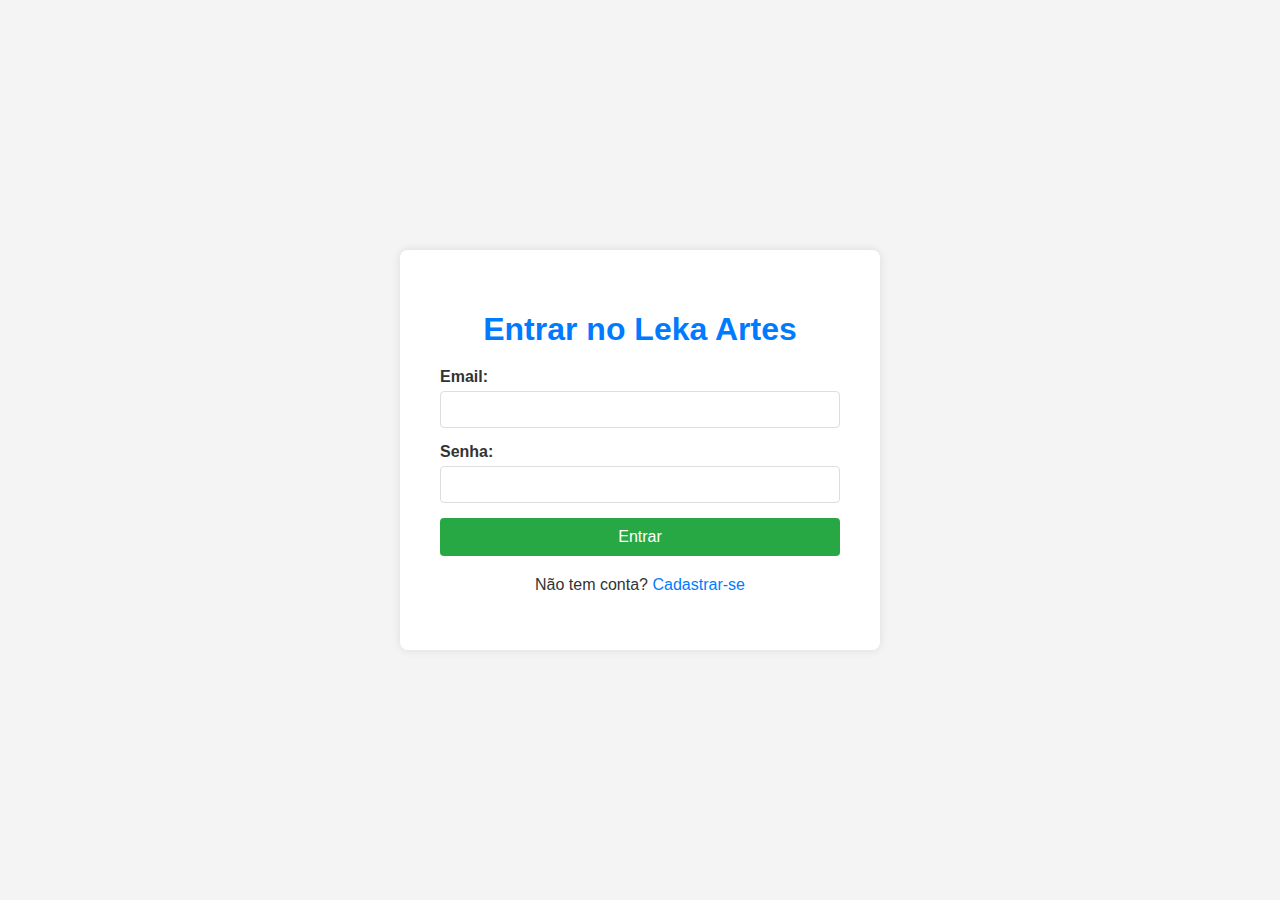
<file: login.html>
<!DOCTYPE html>
<html lang="pt-BR">
<head>
    <meta charset="UTF-8">
    <meta name="viewport" content="width=device-width, initial-scale=1.0">
    <title>Login - Leka Artes</title>
    <style>
        body { font-family: Arial, sans-serif; margin: 0; padding: 0; background-color: #f4f4f4; color: #333; display: flex; justify-content: center; align-items: center; height: 100vh; }
        .login-container { background-color: #fff; padding: 40px; border-radius: 8px; box-shadow: 0 0 10px rgba(0,0,0,0.1); width: 100%; max-width: 400px; }
        h1 { text-align: center; margin-bottom: 20px; color: #007bff; }
        form { display: flex; flex-direction: column; }
        label { margin-bottom: 5px; font-weight: bold; }
        input { padding: 10px; margin-bottom: 15px; border: 1px solid #ddd; border-radius: 4px; }
        button { padding: 10px; background-color: #28a745; color: #fff; border: none; border-radius: 4px; cursor: pointer; font-size: 16px; }
        button:hover { background-color: #218838; }
        .toggle { text-align: center; margin-top: 20px; }
        .toggle a { color: #007bff; text-decoration: none; }
        .error { color: red; font-size: 14px; margin-bottom: 10px; display: none; }
    </style>
</head>
<body>

    <!-- Container principal do formulário de login -->
    <div class="login-container">
        <!-- Título da página de login -->
        <h1>Entrar no Leka Artes</h1>

        <!-- Formulário de login - Permite ao usuário fazer login no sistema -->
        <form id="loginForm">
            <!-- Campo para email do usuário -->
            <label for="email">Email:</label>
            <input type="email" id="email" name="email" required>

            <!-- Campo para senha do usuário -->
            <label for="password">Senha:</label>
            <input type="password" id="password" name="password" required>

            <!-- Mensagem de erro para validação -->
            <div id="error" class="error">Email ou senha inválidos.</div>

            <!-- Botão para submeter o formulário de login -->
            <button type="submit">Entrar</button>
        </form>

        <!-- Link para alternar para o formulário de cadastro -->
        <div class="toggle">
            <p>Não tem conta? <a href="#" id="toggleLink">Cadastrar-se</a></p>
        </div>
    </div>

    <!-- Formulário de cadastro (inicialmente oculto) -->
    <div class="login-container" id="registerContainer" style="display: none;">
        <!-- Título da página de cadastro -->
        <h1>Cadastrar no Leka Artes</h1>

        <!-- Formulário de cadastro - Permite ao usuário criar uma nova conta -->
        <form id="registerForm">
            <!-- Campo para nome do usuário -->
            <label for="name">Nome:</label>
            <input type="text" id="name" name="name" required>

            <!-- Campo para email do usuário -->
            <label for="regEmail">Email:</label>
            <input type="email" id="regEmail" name="email" required>

            <!-- Campo para senha do usuário -->
            <label for="regPassword">Senha:</label>
            <input type="password" id="regPassword" name="password" required>

            <!-- Campo para confirmar senha -->
            <label for="confirmPassword">Confirmar Senha:</label>
            <input type="password" id="confirmPassword" name="confirmPassword" required>

            <!-- Mensagem de erro para validação -->
            <div id="regError" class="error">Por favor, preencha todos os campos corretamente.</div>

            <!-- Botão para submeter o formulário de cadastro -->
            <button type="submit">Cadastrar</button>
        </form>

        <!-- Link para alternar de volta para o formulário de login -->
        <div class="toggle">
            <p>Já tem conta? <a href="#" id="toggleBackLink">Fazer Login</a></p>
        </div>
    </div>

    <script>
        // Função para alternar entre formulários de login e cadastro
        // Esta função mostra/oculta os containers apropriados quando o usuário clica nos links
        function toggleForms() {
            const loginContainer = document.querySelector('.login-container');
            const registerContainer = document.getElementById('registerContainer');

            if (loginContainer.style.display !== 'none') {
                loginContainer.style.display = 'none';
                registerContainer.style.display = 'block';
            } else {
                loginContainer.style.display = 'block';
                registerContainer.style.display = 'none';
            }
        }

        // Adiciona event listeners aos links de alternância
        // Permite ao usuário alternar entre login e cadastro sem recarregar a página
        document.getElementById('toggleLink').addEventListener('click', function(e) {
            e.preventDefault();
            toggleForms();
        });

        document.getElementById('toggleBackLink').addEventListener('click', function(e) {
            e.preventDefault();
            toggleForms();
        });

        // Validação básica do formulário de login
        // Verifica se os campos estão preenchidos e simula uma validação de credenciais
        document.getElementById('loginForm').addEventListener('submit', function(e) {
            e.preventDefault();
            const email = document.getElementById('email').value;
            const password = document.getElementById('password').value;
            const errorDiv = document.getElementById('error');

            if (email && password) {
                // Simulação de validação - em um sistema real, isso seria enviado para o servidor
                if (email === 'admin@lekaartes.com' && password === '123456') {
                    alert('Login realizado com sucesso! Redirecionando para o dashboard...');
                    window.location.href = 'dashboard.html';
                } else {
                    errorDiv.style.display = 'block';
                }
            } else {
                errorDiv.style.display = 'block';
            }
        });

        // Validação básica do formulário de cadastro
        // Verifica se todos os campos estão preenchidos e se as senhas coincidem
        document.getElementById('registerForm').addEventListener('submit', function(e) {
            e.preventDefault();
            const name = document.getElementById('name').value;
            const email = document.getElementById('regEmail').value;
            const password = document.getElementById('regPassword').value;
            const confirmPassword = document.getElementById('confirmPassword').value;
            const errorDiv = document.getElementById('regError');

            if (name && email && password && confirmPassword) {
                if (password === confirmPassword) {
                    // Simulação de cadastro - em um sistema real, isso seria enviado para o servidor
                    alert('Cadastro realizado com sucesso! Faça login para continuar.');
                    toggleForms(); // Volta para o formulário de login
                } else {
                    errorDiv.textContent = 'As senhas não coincidem.';
                    errorDiv.style.display = 'block';
                }
            } else {
                errorDiv.style.display = 'block';
            }
        });
    </script>

</body>
</html>
</file>
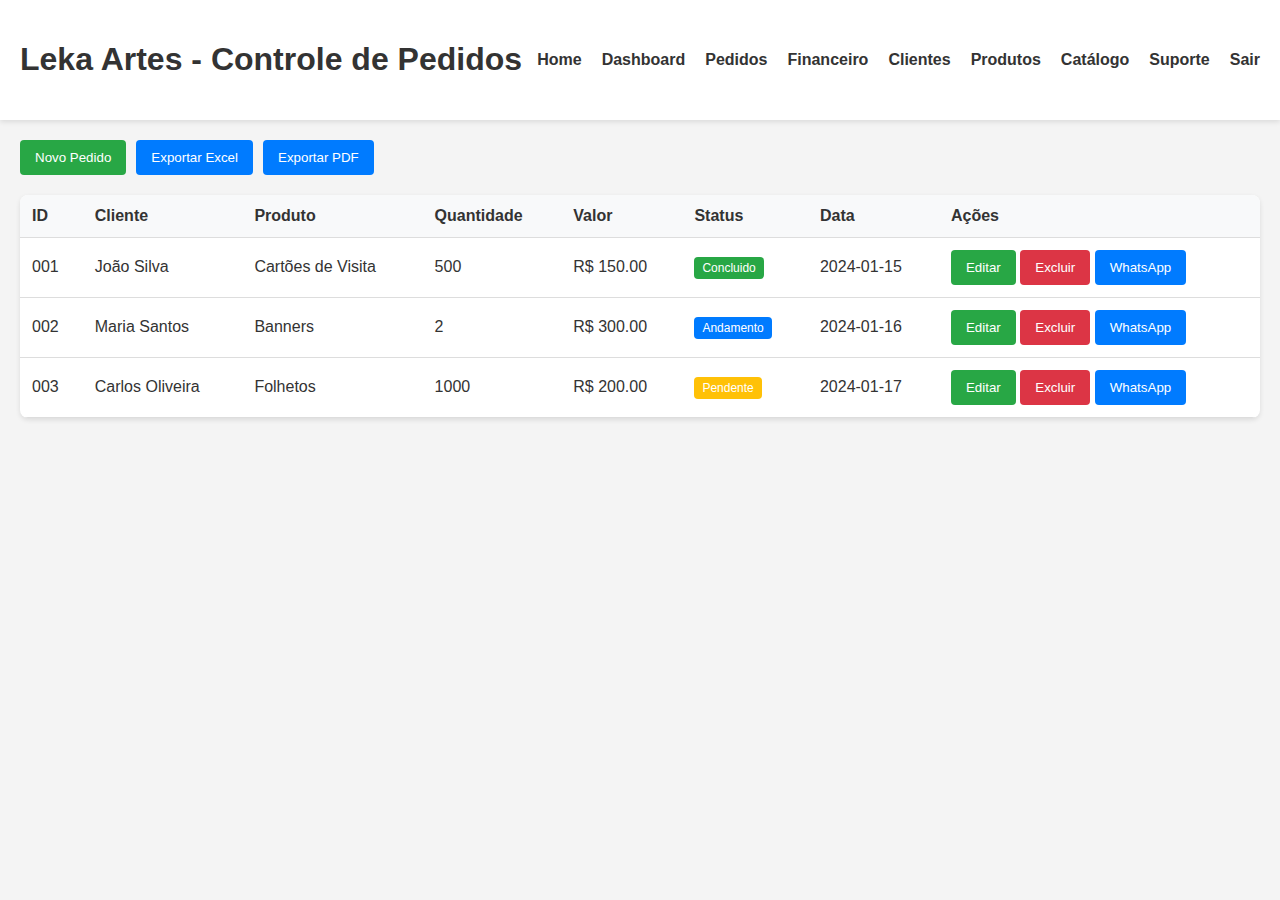
<file: pedidos.html>
<!DOCTYPE html>
<html lang="pt-BR">
<head>
    <meta charset="UTF-8">
    <meta name="viewport" content="width=device-width, initial-scale=1.0">
    <title>Pedidos - Leka Artes</title>
    <style>
        body { font-family: Arial, sans-serif; margin: 0; padding: 0; background-color: #f4f4f4; color: #333; }
        header { background-color: #fff; padding: 20px; display: flex; justify-content: space-between; align-items: center; box-shadow: 0 2px 5px rgba(0,0,0,0.1); }
        nav { display: flex; gap: 20px; }
        nav a { text-decoration: none; color: #333; font-weight: bold; }
        nav a:hover { color: #007bff; }
        .container { padding: 20px; }
        .actions { display: flex; gap: 10px; margin-bottom: 20px; flex-wrap: wrap; }
        button { padding: 10px 15px; background-color: #28a745; color: #fff; border: none; border-radius: 4px; cursor: pointer; }
        button:hover { background-color: #218838; }
        .btn-secondary { background-color: #007bff; }
        .btn-secondary:hover { background-color: #0056b3; }
        .btn-danger { background-color: #dc3545; }
        .btn-danger:hover { background-color: #c82333; }
        table { width: 100%; border-collapse: collapse; background-color: #fff; border-radius: 8px; overflow: hidden; box-shadow: 0 2px 5px rgba(0,0,0,0.1); }
        th, td { padding: 12px; text-align: left; border-bottom: 1px solid #ddd; }
        th { background-color: #f8f9fa; font-weight: bold; }
        .status { padding: 4px 8px; border-radius: 4px; color: white; font-size: 12px; }
        .status.pendente { background-color: #ffc107; }
        .status.andamento { background-color: #007bff; }
        .status.concluido { background-color: #28a745; }
        .status.cancelado { background-color: #dc3545; }
        .modal { display: none; position: fixed; top: 0; left: 0; width: 100%; height: 100%; background-color: rgba(0,0,0,0.5); z-index: 1000; }
        .modal-content { background-color: #fff; margin: 10% auto; padding: 20px; border-radius: 8px; width: 90%; max-width: 500px; }
        form { display: flex; flex-direction: column; }
        label { margin-bottom: 5px; font-weight: bold; }
        input, select, textarea { padding: 8px; margin-bottom: 15px; border: 1px solid #ddd; border-radius: 4px; }
        .form-row { display: flex; gap: 10px; }
        .form-row > * { flex: 1; }
    </style>
</head>
<body>

    <!-- Header - Cabeçalho com navegação para outras seções do sistema -->
    <header>
        <h1>Leka Artes - Controle de Pedidos</h1>
        <nav>
            <!-- Menu de navegação para acessar diferentes módulos do sistema -->
            <a href="index.html">Home</a>
            <a href="dashboard.html">Dashboard</a>
            <a href="pedidos.html">Pedidos</a>
            <a href="financeiro.html">Financeiro</a>
            <a href="clientes.html">Clientes</a>
            <a href="produtos.html">Produtos</a>
            <a href="catalogo.html">Catálogo</a>
            <a href="suporte.html">Suporte</a>
            <a href="login.html">Sair</a>
        </nav>
    </header>

    <!-- Container principal da página de pedidos -->
    <div class="container">

        <!-- Seção de ações - Botões para gerenciar pedidos -->
        <div class="actions">
            <!-- Botão para adicionar novo pedido -->
            <button onclick="abrirModal('novoPedido')">Novo Pedido</button>
            <!-- Botão para exportar pedidos em Excel -->
            <button class="btn-secondary" onclick="exportarExcel()">Exportar Excel</button>
            <!-- Botão para exportar pedidos em PDF -->
            <button class="btn-secondary" onclick="exportarPDF()">Exportar PDF</button>
        </div>

        <!-- Tabela de pedidos - Lista todos os pedidos cadastrados -->
        <table id="tabelaPedidos">
            <thead>
                <tr>
                    <th>ID</th>
                    <th>Cliente</th>
                    <th>Produto</th>
                    <th>Quantidade</th>
                    <th>Valor</th>
                    <th>Status</th>
                    <th>Data</th>
                    <th>Ações</th>
                </tr>
            </thead>
            <tbody>
                <!-- Linhas de exemplo de pedidos - em um sistema real, esses dados viriam do banco de dados -->
                <tr>
                    <td>001</td>
                    <td>João Silva</td>
                    <td>Cartões de Visita</td>
                    <td>500</td>
                    <td>R$ 150,00</td>
                    <td><span class="status concluido">Concluído</span></td>
                    <td>2024-01-15</td>
                    <td>
                        <!-- Botões de ação para cada pedido -->
                        <button onclick="editarPedido(1)">Editar</button>
                        <button class="btn-danger" onclick="excluirPedido(1)">Excluir</button>
                        <button class="btn-secondary" onclick="enviarWhatsApp(1)">WhatsApp</button>
                    </td>
                </tr>
                <tr>
                    <td>002</td>
                    <td>Maria Santos</td>
                    <td>Banners</td>
                    <td>2</td>
                    <td>R$ 300,00</td>
                    <td><span class="status andamento">Em Andamento</span></td>
                    <td>2024-01-16</td>
                    <td>
                        <button onclick="editarPedido(2)">Editar</button>
                        <button class="btn-danger" onclick="excluirPedido(2)">Excluir</button>
                        <button class="btn-secondary" onclick="enviarWhatsApp(2)">WhatsApp</button>
                    </td>
                </tr>
                <tr>
                    <td>003</td>
                    <td>Carlos Oliveira</td>
                    <td>Folhetos</td>
                    <td>1000</td>
                    <td>R$ 200,00</td>
                    <td><span class="status pendente">Pendente</span></td>
                    <td>2024-01-17</td>
                    <td>
                        <button onclick="editarPedido(3)">Editar</button>
                        <button class="btn-danger" onclick="excluirPedido(3)">Excluir</button>
                        <button class="btn-secondary" onclick="enviarWhatsApp(3)">WhatsApp</button>
                    </td>
                </tr>
            </tbody>
        </table>

    </div>

    <!-- Modal para novo pedido - Formulário popup para cadastrar/editar pedidos -->
    <div id="modalPedido" class="modal">
        <div class="modal-content">
            <!-- Título do modal - muda dinamicamente entre "Novo Pedido" e "Editar Pedido" -->
            <h2 id="modalTitle">Novo Pedido</h2>

            <!-- Formulário de pedido - Campos para inserir dados do pedido -->
            <form id="formPedido">
                <!-- Campo oculto para ID do pedido (usado na edição) -->
                <input type="hidden" id="pedidoId">

                <!-- Linha de campos: Cliente e Produto -->
                <div class="form-row">
                    <!-- Campo para selecionar cliente -->
                    <div>
                        <label for="cliente">Cliente:</label>
                        <select id="cliente" required>
                            <option value="">Selecione um cliente</option>
                            <option value="1">João Silva</option>
                            <option value="2">Maria Santos</option>
                            <option value="3">Carlos Oliveira</option>
                        </select>
                    </div>
                    <!-- Campo para selecionar produto -->
                    <div>
                        <label for="produto">Produto:</label>
                        <select id="produto" required>
                            <option value="">Selecione um produto</option>
                            <option value="1">Cartões de Visita</option>
                            <option value="2">Banners</option>
                            <option value="3">Folhetos</option>
                            <option value="4">Panfletos</option>
                        </select>
                    </div>
                </div>

                <!-- Linha de campos: Quantidade e Valor -->
                <div class="form-row">
                    <!-- Campo para quantidade do produto -->
                    <div>
                        <label for="quantidade">Quantidade:</label>
                        <input type="number" id="quantidade" min="1" required>
                    </div>
                    <!-- Campo para valor do pedido -->
                    <div>
                        <label for="valor">Valor (R$):</label>
                        <input type="number" id="valor" step="0.01" min="0" required>
                    </div>
                </div>

                <!-- Campo para status do pedido -->
                <label for="status">Status:</label>
                <select id="status" required>
                    <option value="pendente">Pendente</option>
                    <option value="andamento">Em Andamento</option>
                    <option value="concluido">Concluído</option>
                    <option value="cancelado">Cancelado</option>
                </select>

                <!-- Campo para observações adicionais -->
                <label for="observacoes">Observações:</label>
                <textarea id="observacoes" rows="3"></textarea>

                <!-- Botões do formulário -->
                <div style="display: flex; gap: 10px; justify-content: flex-end;">
                    <!-- Botão para cancelar e fechar o modal -->
                    <button type="button" onclick="fecharModal()">Cancelar</button>
                    <!-- Botão para salvar o pedido -->
                    <button type="submit">Salvar Pedido</button>
                </div>
            </form>
        </div>
    </div>

    <script>
        // Variável global para armazenar pedidos (simulação de banco de dados)
        // Em um sistema real, esses dados viriam de uma API ou banco de dados
        let pedidos = [
            { id: 1, cliente: 'João Silva', produto: 'Cartões de Visita', quantidade: 500, valor: 150.00, status: 'concluido', data: '2024-01-15', observacoes: '' },
            { id: 2, cliente: 'Maria Santos', produto: 'Banners', quantidade: 2, valor: 300.00, status: 'andamento', data: '2024-01-16', observacoes: '' },
            { id: 3, cliente: 'Carlos Oliveira', produto: 'Folhetos', quantidade: 1000, valor: 200.00, status: 'pendente', data: '2024-01-17', observacoes: '' }
        ];

        // Função para abrir modal de novo pedido
        // Limpa o formulário e define o título apropriado
        function abrirModal(tipo) {
            document.getElementById('modalPedido').style.display = 'block';
            document.getElementById('modalTitle').textContent = tipo === 'novoPedido' ? 'Novo Pedido' : 'Editar Pedido';
            if (tipo === 'novoPedido') {
                limparFormulario();
            }
        }

        // Função para fechar modal
        // Oculta o modal e limpa o formulário
        function fecharModal() {
            document.getElementById('modalPedido').style.display = 'none';
            limparFormulario();
        }

        // Função para limpar formulário
        // Reseta todos os campos do formulário para valores vazios
        function limparFormulario() {
            document.getElementById('pedidoId').value = '';
            document.getElementById('cliente').value = '';
            document.getElementById('produto').value = '';
            document.getElementById('quantidade').value = '';
            document.getElementById('valor').value = '';
            document.getElementById('status').value = 'pendente';
            document.getElementById('observacoes').value = '';
        }

        // Função para editar pedido
        // Carrega os dados do pedido no formulário para edição
        function editarPedido(id) {
            const pedido = pedidos.find(p => p.id === id);
            if (pedido) {
                document.getElementById('pedidoId').value = pedido.id;
                document.getElementById('cliente').value = pedido.cliente;
                document.getElementById('produto').value = pedido.produto;
                document.getElementById('quantidade').value = pedido.quantidade;
                document.getElementById('valor').value = pedido.valor;
                document.getElementById('status').value = pedido.status;
                document.getElementById('observacoes').value = pedido.observacoes || '';
                abrirModal('editarPedido');
            }
        }

        // Função para excluir pedido
        // Remove o pedido da lista após confirmação do usuário
        function excluirPedido(id) {
            if (confirm('Tem certeza que deseja excluir este pedido?')) {
                pedidos = pedidos.filter(p => p.id !== id);
                atualizarTabela();
            }
        }

        // Função para enviar mensagem via WhatsApp
        // Simula o envio de informações do pedido para o cliente via WhatsApp
        function enviarWhatsApp(id) {
            const pedido = pedidos.find(p => p.id === id);
            if (pedido) {
                const mensagem = `Olá ${pedido.cliente}, seu pedido #${pedido.id} (${pedido.produto}) está ${pedido.status}. Valor: R$ ${pedido.valor.toFixed(2)}`;
                // Em um sistema real, isso abriria o WhatsApp com a mensagem
                alert(`Mensagem preparada para WhatsApp:\n\n${mensagem}\n\n(Em um sistema real, isso abriria o WhatsApp)`);
            }
        }

        // Função para atualizar tabela
        // Re-renderiza a tabela com os dados atuais dos pedidos
        function atualizarTabela() {
            const tbody = document.querySelector('#tabelaPedidos tbody');
            tbody.innerHTML = '';

            pedidos.forEach(pedido => {
                const row = document.createElement('tr');
                row.innerHTML = `
                    <td>${pedido.id.toString().padStart(3, '0')}</td>
                    <td>${pedido.cliente}</td>
                    <td>${pedido.produto}</td>
                    <td>${pedido.quantidade}</td>
                    <td>R$ ${pedido.valor.toFixed(2)}</td>
                    <td><span class="status ${pedido.status}">${pedido.status.charAt(0).toUpperCase() + pedido.status.slice(1)}</span></td>
                    <td>${pedido.data}</td>
                    <td>
                        <button onclick="editarPedido(${pedido.id})">Editar</button>
                        <button class="btn-danger" onclick="excluirPedido(${pedido.id})">Excluir</button>
                        <button class="btn-secondary" onclick="enviarWhatsApp(${pedido.id})">WhatsApp</button>
                    </td>
                `;
                tbody.appendChild(row);
            });
        }

        // Função para exportar para Excel (simulado)
        // Em um sistema real, isso geraria um arquivo Excel com os dados
        function exportarExcel() {
            alert('Funcionalidade de exportação para Excel seria implementada aqui.\nEm um sistema real, isso geraria um arquivo .xlsx com todos os pedidos.');
        }

        // Função para exportar para PDF (simulado)
        // Em um sistema real, isso geraria um arquivo PDF com os dados
        function exportarPDF() {
            alert('Funcionalidade de exportação para PDF seria implementada aqui.\nEm um sistema real, isso geraria um arquivo .pdf com todos os pedidos.');
        }

        // Event listener para submissão do formulário
        // Salva ou atualiza o pedido quando o formulário é enviado
        document.getElementById('formPedido').addEventListener('submit', function(e) {
            e.preventDefault();

            const id = document.getElementById('pedidoId').value;
            const cliente = document.getElementById('cliente').value;
            const produto = document.getElementById('produto').value;
            const quantidade = parseInt(document.getElementById('quantidade').value);
            const valor = parseFloat(document.getElementById('valor').value);
            const status = document.getElementById('status').value;
            const observacoes = document.getElementById('observacoes').value;

            if (id) {
                // Editar pedido existente
                const index = pedidos.findIndex(p => p.id === parseInt(id));
                if (index !== -1) {
                    pedidos[index] = { ...pedidos[index], cliente, produto, quantidade, valor, status, observacoes };
                }
            } else {
                // Novo pedido
                const novoId = Math.max(...pedidos.map(p => p.id)) + 1;
                const novoPedido = {
                    id: novoId,
                    cliente,
                    produto,
                    quantidade,
                    valor,
                    status,
                    data: new Date().toISOString().split('T')[0],
                    observacoes
                };
                pedidos.push(novoPedido);
            }

            atualizarTabela();
            fecharModal();
        });

        // Inicializar tabela ao carregar a página
        window.addEventListener('load', atualizarTabela);
    </script>

</body>
</html>
</file>
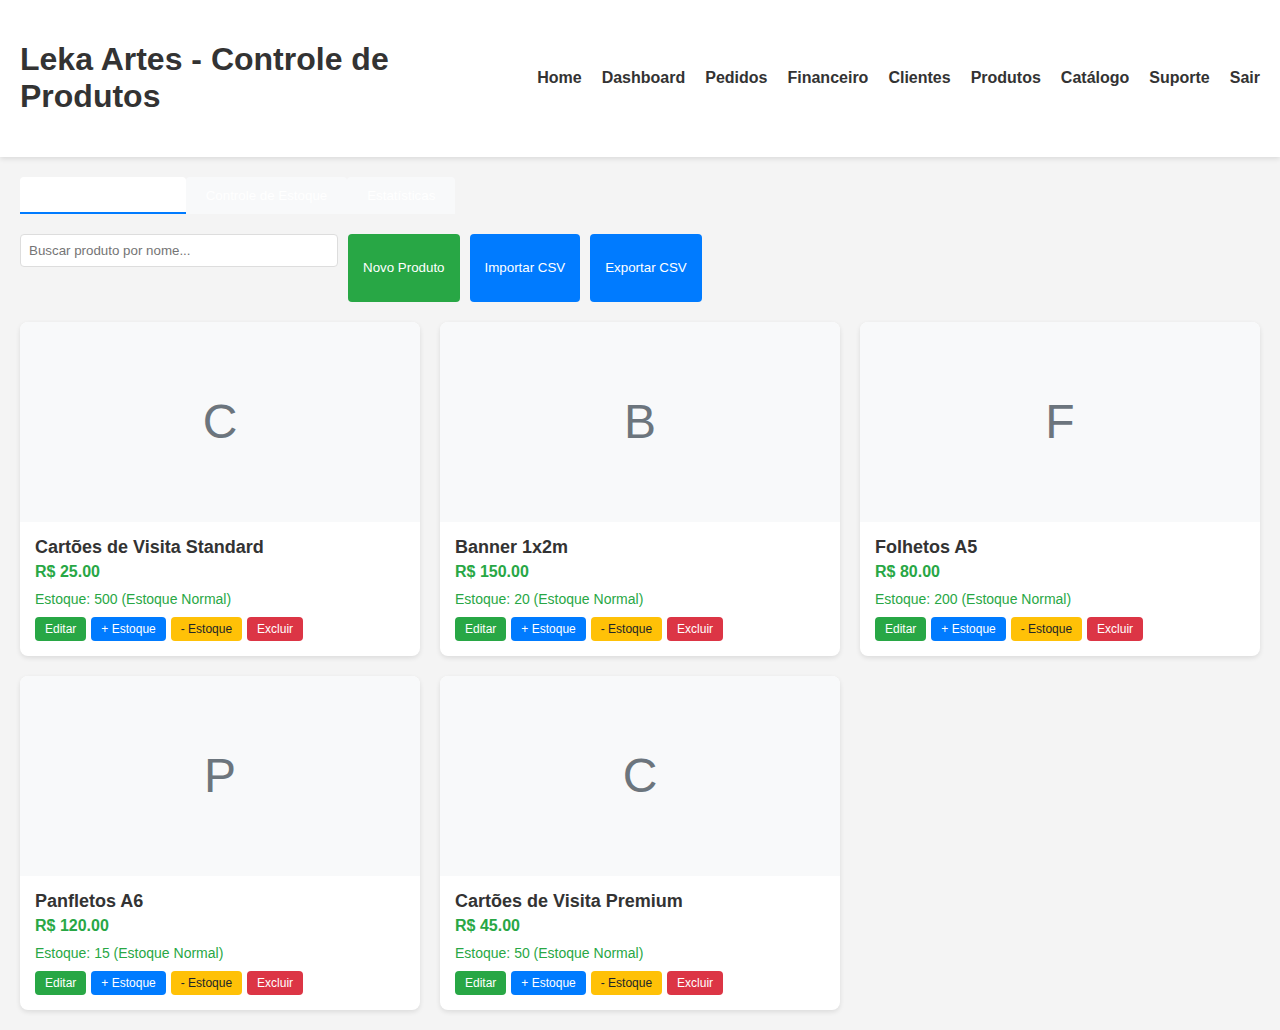
<file: produtos.html>
<!DOCTYPE html>
<html lang="pt-BR">
<head>
    <meta charset="UTF-8">
    <meta name="viewport" content="width=device-width, initial-scale=1.0">
    <title>Produtos - Leka Artes</title>
    <style>
        body { font-family: Arial, sans-serif; margin: 0; padding: 0; background-color: #f4f4f4; color: #333; }
        header { background-color: #fff; padding: 20px; display: flex; justify-content: space-between; align-items: center; box-shadow: 0 2px 5px rgba(0,0,0,0.1); }
        nav { display: flex; gap: 20px; }
        nav a { text-decoration: none; color: #333; font-weight: bold; }
        nav a:hover { color: #007bff; }
        .container { padding: 20px; }
        .actions { display: flex; gap: 10px; margin-bottom: 20px; flex-wrap: wrap; }
        button { padding: 10px 15px; background-color: #28a745; color: #fff; border: none; border-radius: 4px; cursor: pointer; }
        button:hover { background-color: #218838; }
        .btn-secondary { background-color: #007bff; }
        .btn-secondary:hover { background-color: #0056b3; }
        .btn-warning { background-color: #ffc107; color: #212529; }
        .btn-warning:hover { background-color: #e0a800; }
        .btn-danger { background-color: #dc3545; }
        .btn-danger:hover { background-color: #c82333; }
        .search-bar { margin-bottom: 20px; }
        input[type="text"] { padding: 8px; width: 300px; border: 1px solid #ddd; border-radius: 4px; }
        .product-grid { display: grid; grid-template-columns: repeat(auto-fill, minmax(300px, 1fr)); gap: 20px; }
        .product-card { background-color: #fff; border-radius: 8px; box-shadow: 0 2px 5px rgba(0,0,0,0.1); overflow: hidden; }
        .product-image { width: 100%; height: 200px; background-color: #f8f9fa; display: flex; align-items: center; justify-content: center; color: #6c757d; font-size: 48px; }
        .product-info { padding: 15px; }
        .product-name { font-size: 18px; font-weight: bold; margin-bottom: 5px; }
        .product-price { font-size: 16px; color: #28a745; font-weight: bold; margin-bottom: 10px; }
        .product-stock { font-size: 14px; margin-bottom: 10px; }
        .stock-low { color: #dc3545; }
        .stock-normal { color: #28a745; }
        .product-actions { display: flex; gap: 5px; flex-wrap: wrap; }
        .product-actions button { padding: 5px 10px; font-size: 12px; }
        .modal { display: none; position: fixed; top: 0; left: 0; width: 100%; height: 100%; background-color: rgba(0,0,0,0.5); z-index: 1000; }
        .modal-content { background-color: #fff; margin: 5% auto; padding: 20px; border-radius: 8px; width: 90%; max-width: 600px; max-height: 80vh; overflow-y: auto; }
        form { display: flex; flex-direction: column; }
        label { margin-bottom: 5px; font-weight: bold; }
        input, select, textarea { padding: 8px; margin-bottom: 15px; border: 1px solid #ddd; border-radius: 4px; }
        .form-row { display: flex; gap: 10px; }
        .form-row > * { flex: 1; }
        .alert { padding: 10px; border-radius: 4px; margin-bottom: 20px; }
        .alert-warning { background-color: #fff3cd; color: #856404; border: 1px solid #ffeaa7; }
        .alert-success { background-color: #d4edda; color: #155724; border: 1px solid #c3e6cb; }
        .tabs { display: flex; margin-bottom: 20px; }
        .tab { padding: 10px 20px; background-color: #f8f9fa; border: none; cursor: pointer; border-radius: 4px 4px 0 0; }
        .tab.active { background-color: #fff; border-bottom: 2px solid #007bff; }
        .tab-content { display: none; }
        .tab-content.active { display: block; }
        .stats-grid { display: grid; grid-template-columns: repeat(auto-fit, minmax(200px, 1fr)); gap: 20px; margin-bottom: 20px; }
        .stat-card { background-color: #fff; padding: 20px; border-radius: 8px; box-shadow: 0 2px 5px rgba(0,0,0,0.1); text-align: center; }
        .stat-value { font-size: 2em; font-weight: bold; color: #007bff; }
    </style>
</head>
<body>

    <!-- Header - Cabeçalho com navegação para outras seções do sistema -->
    <header>
        <h1>Leka Artes - Controle de Produtos</h1>
        <nav>
            <!-- Menu de navegação para acessar diferentes módulos do sistema -->
            <a href="index.html">Home</a>
            <a href="dashboard.html">Dashboard</a>
            <a href="pedidos.html">Pedidos</a>
            <a href="financeiro.html">Financeiro</a>
            <a href="clientes.html">Clientes</a>
            <a href="produtos.html">Produtos</a>
            <a href="catalogo.html">Catálogo</a>
            <a href="suporte.html">Suporte</a>
            <a href="login.html">Sair</a>
        </nav>
    </header>

    <!-- Container principal da página de produtos -->
    <div class="container">

        <!-- Abas para diferentes seções de controle de produtos -->
        <div class="tabs">
            <!-- Aba de visualização em grid -->
            <button class="tab active" onclick="abrirAba('grid')">Visualização em Grid</button>
            <!-- Aba de controle de estoque -->
            <button class="tab" onclick="abrirAba('estoque')">Controle de Estoque</button>
            <!-- Aba de estatísticas -->
            <button class="tab" onclick="abrirAba('estatisticas')">Estatísticas</button>
        </div>

        <!-- Conteúdo da aba de visualização em grid -->
        <div id="grid" class="tab-content active">

            <!-- Barra de pesquisa e ações -->
            <div class="actions">
                <!-- Campo de pesquisa por nome do produto -->
                <div class="search-bar">
                    <input type="text" id="searchInput" placeholder="Buscar produto por nome..." onkeyup="filtrarProdutos()">
                </div>
                <!-- Botão para adicionar novo produto -->
                <button onclick="abrirModal('novoProduto')">Novo Produto</button>
                <!-- Botão para importar produtos -->
                <button class="btn-secondary" onclick="importarProdutos()">Importar CSV</button>
                <!-- Botão para exportar produtos -->
                <button class="btn-secondary" onclick="exportarProdutos()">Exportar CSV</button>
            </div>

            <!-- Grid de produtos - Exibe produtos em formato de cards -->
            <div class="product-grid" id="productGrid">
                <!-- Cards de produtos serão inseridos dinamicamente pelo JavaScript -->
            </div>

        </div>

        <!-- Conteúdo da aba de controle de estoque -->
        <div id="estoque" class="tab-content">

            <h2>Controle de Estoque Automático</h2>

            <!-- Alertas de estoque baixo -->
            <div id="alertasEstoque">
                <!-- Alertas serão inseridos dinamicamente -->
            </div>

            <!-- Tabela de controle de estoque -->
            <table id="estoqueTable" style="width: 100%; border-collapse: collapse; background-color: #fff; border-radius: 8px; overflow: hidden; box-shadow: 0 2px 5px rgba(0,0,0,0.1);">
                <thead>
                    <tr style="background-color: #f8f9fa;">
                        <th style="padding: 12px; text-align: left;">Produto</th>
                        <th style="padding: 12px; text-align: left;">Estoque Atual</th>
                        <th style="padding: 12px; text-align: left;">Estoque Mínimo</th>
                        <th style="padding: 12px; text-align: left;">Status</th>
                        <th style="padding: 12px; text-align: left;">Ações</th>
                    </tr>
                </thead>
                <tbody id="estoqueTableBody">
                    <!-- Linhas da tabela serão inseridas dinamicamente -->
                </tbody>
            </table>

        </div>

        <!-- Conteúdo da aba de estatísticas -->
        <div id="estatisticas" class="tab-content">

            <h2>Estatísticas de Produtos</h2>

            <!-- Cards de estatísticas -->
            <div class="stats-grid">
                <!-- Card: Total de Produtos -->
                <div class="stat-card">
                    <h3>Total de Produtos</h3>
                    <div class="stat-value" id="totalProdutos">0</div>
                    <p>Cadastrados no sistema</p>
                </div>
                <!-- Card: Produtos em Estoque Baixo -->
                <div class="stat-card">
                    <h3>Estoque Baixo</h3>
                    <div class="stat-value" id="estoqueBaixo">0</div>
                    <p>Precisam reposição</p>
                </div>
                <!-- Card: Valor Total do Estoque -->
                <div class="stat-card">
                    <h3>Valor do Estoque</h3>
                    <div class="stat-value" id="valorEstoque">R$ 0,00</div>
                    <p>Valor total investido</p>
                </div>
                <!-- Card: Produtos Mais Vendidos -->
                <div class="stat-card">
                    <h3>Mais Vendidos</h3>
                    <div class="stat-value" id="maisVendidos">Cartões</div>
                    <p>Produto mais popular</p>
                </div>
            </div>

            <!-- Gráfico de distribuição de produtos por categoria (simulado) -->
            <div style="background-color: #fff; padding: 20px; border-radius: 8px; box-shadow: 0 2px 5px rgba(0,0,0,0.1); margin-top: 20px;">
                <h3>Distribuição por Categoria</h3>
                <div style="display: flex; justify-content: space-around; align-items: end; height: 200px; margin-top: 20px;">
                    <div style="text-align: center;">
                        <div style="width: 40px; height: 120px; background-color: #007bff; margin: 0 auto 10px;"></div>
                        <span>Cartões (40%)</span>
                    </div>
                    <div style="text-align: center;">
                        <div style="width: 40px; height: 80px; background-color: #28a745; margin: 0 auto 10px;"></div>
                        <span>Banners (25%)</span>
                    </div>
                    <div style="text-align: center;">
                        <div style="width: 40px; height: 60px; background-color: #ffc107; margin: 0 auto 10px;"></div>
                        <span>Folhetos (20%)</span>
                    </div>
                    <div style="text-align: center;">
                        <div style="width: 40px; height: 40px; background-color: #dc3545; margin: 0 auto 10px;"></div>
                        <span>Outros (15%)</span>
                    </div>
                </div>
            </div>

        </div>

    </div>

    <!-- Modal para novo/editar produto - Formulário popup para gerenciar produtos -->
    <div id="modalProduto" class="modal">
        <div class="modal-content">
            <!-- Título do modal - muda dinamicamente entre "Novo Produto" e "Editar Produto" -->
            <h2 id="modalTitle">Novo Produto</h2>

            <!-- Formulário de produto - Campos para inserir dados do produto -->
            <form id="formProduto">
                <!-- Campo oculto para ID do produto (usado na edição) -->
                <input type="hidden" id="produtoId">

                <!-- Linha de campos: Nome e Categoria -->
                <div class="form-row">
                    <!-- Campo para nome do produto -->
                    <div>
                        <label for="nome">Nome do Produto:</label>
                        <input type="text" id="nome" required>
                    </div>
                    <!-- Campo para categoria do produto -->
                    <div>
                        <label for="categoria">Categoria:</label>
                        <select id="categoria" required>
                            <option value="">Selecione uma categoria</option>
                            <option value="cartoes">Cartões de Visita</option>
                            <option value="banners">Banners</option>
                            <option value="folhetos">Folhetos</option>
                            <option value="panfletos">Panfletos</option>
                            <option value="outros">Outros</option>
                        </select>
                    </div>
                </div>

                <!-- Linha de campos: Preço e Custo -->
                <div class="form-row">
                    <!-- Campo para preço de venda -->
                    <div>
                        <label for="preco">Preço de Venda (R$):</label>
                        <input type="number" id="preco" step="0.01" min="0" required>
                    </div>
                    <!-- Campo para custo do produto -->
                    <div>
                        <label for="custo">Custo (R$):</label>
                        <input type="number" id="custo" step="0.01" min="0" required>
                    </div>
                </div>

                <!-- Linha de campos: Estoque Atual e Estoque Mínimo -->
                <div class="form-row">
                    <!-- Campo para quantidade em estoque -->
                    <div>
                        <label for="estoque">Estoque Atual:</label>
                        <input type="number" id="estoque" min="0" required>
                    </div>
                    <!-- Campo para estoque mínimo -->
                    <div>
                        <label for="estoqueMinimo">Estoque Mínimo:</label>
                        <input type="number" id="estoqueMinimo" min="0" required>
                    </div>
                </div>

                <!-- Campo para descrição do produto -->
                <label for="descricao">Descrição:</label>
                <textarea id="descricao" rows="3" placeholder="Descrição detalhada do produto..."></textarea>

                <!-- Campo para status do produto -->
                <label for="statusProduto">Status:</label>
                <select id="statusProduto" required>
                    <option value="ativo">Ativo</option>
                    <option value="inativo">Inativo</option>
                </select>

                <!-- Botões do formulário -->
                <div style="display: flex; gap: 10px; justify-content: flex-end;">
                    <!-- Botão para cancelar e fechar o modal -->
                    <button type="button" onclick="fecharModal()">Cancelar</button>
                    <!-- Botão para salvar o produto -->
                    <button type="submit">Salvar Produto</button>
                </div>
            </form>
        </div>
    </div>

    <script>
        // Variável global para armazenar produtos (simulação de banco de dados)
        // Em um sistema real, esses dados viriam de uma API ou banco de dados
        let produtos = [
            { id: 1, nome: 'Cartões de Visita Standard', categoria: 'cartoes', preco: 25.00, custo: 8.00, estoque: 500, estoqueMinimo: 100, descricao: 'Cartões de visita em papel 300g, tamanho standard', status: 'ativo' },
            { id: 2, nome: 'Banner 1x2m', categoria: 'banners', preco: 150.00, custo: 45.00, estoque: 20, estoqueMinimo: 5, descricao: 'Banner em lona, tamanho 1x2m, com acabamento', status: 'ativo' },
            { id: 3, nome: 'Folhetos A5', categoria: 'folhetos', preco: 80.00, custo: 25.00, estoque: 200, estoqueMinimo: 50, descricao: 'Folhetos em papel couchê 150g, formato A5', status: 'ativo' },
            { id: 4, nome: 'Panfletos A6', categoria: 'panfletos', preco: 120.00, custo: 35.00, estoque: 15, estoqueMinimo: 10, descricao: 'Panfletos em papel couchê 200g, formato A6', status: 'ativo' },
            { id: 5, nome: 'Cartões de Visita Premium', categoria: 'cartoes', preco: 45.00, custo: 15.00, estoque: 50, estoqueMinimo: 20, descricao: 'Cartões premium em papel 350g com verniz localizado', status: 'ativo' }
        ];

        // Função para abrir abas
        // Mostra o conteúdo da aba selecionada e oculta as outras
        function abrirAba(abaId) {
            // Remover classe active de todas as abas
            document.querySelectorAll('.tab').forEach(tab => tab.classList.remove('active'));
            document.querySelectorAll('.tab-content').forEach(content => content.classList.remove('active'));

            // Adicionar classe active na aba selecionada
            event.target.classList.add('active');
            document.getElementById(abaId).classList.add('active');

            // Atualizar conteúdo específico da aba
            if (abaId === 'estoque') {
                atualizarTabelaEstoque();
            } else if (abaId === 'estatisticas') {
                atualizarEstatisticas();
            }
        }

        // Função para abrir modal de novo produto
        // Limpa o formulário e define o título apropriado
        function abrirModal(tipo) {
            document.getElementById('modalProduto').style.display = 'block';
            document.getElementById('modalTitle').textContent = tipo === 'novoProduto' ? 'Novo Produto' : 'Editar Produto';
            if (tipo === 'novoProduto') {
                limparFormulario();
            }
        }

        // Função para fechar modal
        // Oculta o modal e limpa o formulário
        function fecharModal() {
            document.getElementById('modalProduto').style.display = 'none';
            limparFormulario();
        }

        // Função para limpar formulário
        // Reseta todos os campos do formulário para valores vazios
        function limparFormulario() {
            document.getElementById('produtoId').value = '';
            document.getElementById('nome').value = '';
            document.getElementById('categoria').value = '';
            document.getElementById('preco').value = '';
            document.getElementById('custo').value = '';
            document.getElementById('estoque').value = '';
            document.getElementById('estoqueMinimo').value = '';
            document.getElementById('descricao').value = '';
            document.getElementById('statusProduto').value = 'ativo';
        }

        // Função para editar produto
        // Carrega os dados do produto no formulário para edição
        function editarProduto(id) {
            const produto = produtos.find(p => p.id === id);
            if (produto) {
                document.getElementById('produtoId').value = produto.id;
                document.getElementById('nome').value = produto.nome;
                document.getElementById('categoria').value = produto.categoria;
                document.getElementById('preco').value = produto.preco;
                document.getElementById('custo').value = produto.custo;
                document.getElementById('estoque').value = produto.estoque;
                document.getElementById('estoqueMinimo').value = produto.estoqueMinimo;
                document.getElementById('descricao').value = produto.descricao;
                document.getElementById('statusProduto').value = produto.status;
                abrirModal('editarProduto');
            }
        }

        // Função para excluir produto
        // Remove o produto da lista após confirmação do usuário
        function excluirProduto(id) {
            if (confirm('Tem certeza que deseja excluir este produto?')) {
                produtos = produtos.filter(p => p.id !== id);
                atualizarGrid();
                atualizarTabelaEstoque();
                atualizarEstatisticas();
            }
        }

        // Função para ajustar estoque
        // Permite aumentar ou diminuir o estoque manualmente
        function ajustarEstoque(id, acao) {
            const produto = produtos.find(p => p.id === id);
            if (produto) {
                const quantidade = parseInt(prompt(`Quantidade para ${acao === 'adicionar' ? 'adicionar' : 'remover'}:`));
                if (quantidade && quantidade > 0) {
                    if (acao === 'adicionar') {
                        produto.estoque += quantidade;
                    } else if (acao === 'remover' && produto.estoque >= quantidade) {
                        produto.estoque -= quantidade;
                    } else {
                        alert('Quantidade insuficiente em estoque!');
                        return;
                    }
                    atualizarGrid();
                    atualizarTabelaEstoque();
                    atualizarEstatisticas();
                }
            }
        }

        // Função para filtrar produtos
        // Filtra o grid baseado no texto digitado na busca
        function filtrarProdutos() {
            const filtro = document.getElementById('searchInput').value.toLowerCase();
            const cards = document.querySelectorAll('.product-card');

            cards.forEach(card => {
                const nome = card.querySelector('.product-name').textContent.toLowerCase();
                card.style.display = nome.includes(filtro) ? '' : 'none';
            });
        }

        // Função para atualizar grid de produtos
        // Re-renderiza o grid com os dados atuais dos produtos
        function atualizarGrid() {
            const grid = document.getElementById('productGrid');
            grid.innerHTML = '';

            produtos.forEach(produto => {
                const card = document.createElement('div');
                card.className = 'product-card';

                const estoqueStatus = produto.estoque <= produto.estoqueMinimo ? 'stock-low' : 'stock-normal';
                const estoqueTexto = produto.estoque <= produto.estoqueMinimo ? 'Estoque Baixo' : 'Estoque Normal';

                card.innerHTML = `
                    <div class="product-image">${produto.nome.charAt(0).toUpperCase()}</div>
                    <div class="product-info">
                        <div class="product-name">${produto.nome}</div>
                        <div class="product-price">R$ ${produto.preco.toFixed(2)}</div>
                        <div class="product-stock ${estoqueStatus}">Estoque: ${produto.estoque} (${estoqueTexto})</div>
                        <div class="product-actions">
                            <button onclick="editarProduto(${produto.id})">Editar</button>
                            <button class="btn-secondary" onclick="ajustarEstoque(${produto.id}, 'adicionar')">+ Estoque</button>
                            <button class="btn-warning" onclick="ajustarEstoque(${produto.id}, 'remover')">- Estoque</button>
                            <button class="btn-danger" onclick="excluirProduto(${produto.id})">Excluir</button>
                        </div>
                    </div>
                `;
                grid.appendChild(card);
            });
        }

        // Função para atualizar tabela de estoque
        // Mostra produtos com controle de estoque e alertas
        function atualizarTabelaEstoque() {
            const tbody = document.getElementById('estoqueTableBody');
            const alertas = document.getElementById('alertasEstoque');

            tbody.innerHTML = '';
            alertas.innerHTML = '';

            produtos.forEach(produto => {
                const status = produto.estoque <= produto.estoqueMinimo ? 'Crítico' : 'Normal';
                const statusClass = produto.estoque <= produto.estoqueMinimo ? 'stock-low' : 'stock-normal';

                const row = document.createElement('tr');
                row.innerHTML = `
                    <td>${produto.nome}</td>
                    <td>${produto.estoque}</td>
                    <td>${produto.estoqueMinimo}</td>
                    <td><span class="${statusClass}">${status}</span></td>
                    <td>
                        <button onclick="ajustarEstoque(${produto.id}, 'adicionar')">Repor</button>
                        <button class="btn-warning" onclick="editarProduto(${produto.id})">Ajustar</button>
                    </td>
                `;
                tbody.appendChild(row);

                // Adicionar alerta se estoque baixo
                if (produto.estoque <= produto.estoqueMinimo) {
                    const alerta = document.createElement('div');
                    alerta.className = 'alert alert-warning';
                    alerta.innerHTML = `<strong>Alerta:</strong> ${produto.nome} está com estoque baixo (${produto.estoque} unidades). Considere repor!`;
                    alertas.appendChild(alerta);
                }
            });
        }

        // Função para atualizar estatísticas
        // Calcula e exibe estatísticas dos produtos
        function atualizarEstatisticas() {
            const totalProdutos = produtos.length;
            const estoqueBaixo = produtos.filter(p => p.estoque <= p.estoqueMinimo).length;
            const valorEstoque = produtos.reduce((total, p) => total + (p.custo * p.estoque), 0);
            const maisVendido = produtos.reduce((prev, current) => (prev.estoque > current.estoque) ? prev : current);

            document.getElementById('totalProdutos').textContent = totalProdutos;
            document.getElementById('estoqueBaixo').textContent = estoqueBaixo;
            document.getElementById('valorEstoque').textContent = `R$ ${valorEstoque.toFixed(2)}`;
            document.getElementById('maisVendidos').textContent = maisVendido.nome.split(' ')[0];
        }

        // Função para importar produtos (simulado)
        // Em um sistema real, isso permitiria upload de arquivo CSV
        function importarProdutos() {
            alert('Funcionalidade de importação seria implementada aqui.\nEm um sistema real, isso permitiria fazer upload de um arquivo CSV com produtos.');
        }

        // Função para exportar produtos (simulado)
        // Em um sistema real, isso geraria um arquivo CSV para download
        function exportarProdutos() {
            alert('Funcionalidade de exportação seria implementada aqui.\nEm um sistema real, isso geraria um arquivo CSV para download com todos os produtos.');
        }

        // Event listener para submissão do formulário
        // Salva ou atualiza o produto quando o formulário é enviado
        document.getElementById('formProduto').addEventListener('submit', function(e) {
            e.preventDefault();

            const id = document.getElementById('produtoId').value;
            const nome = document.getElementById('nome').value;
            const categoria = document.getElementById('categoria').value;
            const preco = parseFloat(document.getElementById('preco').value);
            const custo = parseFloat(document.getElementById('custo').value);
            const estoque = parseInt(document.getElementById('estoque').value);
            const estoqueMinimo = parseInt(document.getElementById('estoqueMinimo').value);
            const descricao = document.getElementById('descricao').value;
            const status = document.getElementById('statusProduto').value;

            if (id) {
                // Editar produto existente
                const index = produtos.findIndex(p => p.id === parseInt(id));
                if (index !== -1) {
                    produtos[index] = { ...produtos[index], nome, categoria, preco, custo, estoque, estoqueMinimo, descricao, status };
                }
            } else {
                // Novo produto
                const novoId = Math.max(...produtos.map(p => p.id)) + 1;
                const novoProduto = {
                    id: novoId,
                    nome,
                    categoria,
                    preco,
                    custo,
                    estoque,
                    estoqueMinimo,
                    descricao,
                    status
                };
                produtos.push(novoProduto);
            }

            atualizarGrid();
            atualizarTabelaEstoque();
            atualizarEstatisticas();
            fecharModal();
        });

        // Inicializar página com dados
        window.addEventListener('load', function() {
            atualizarGrid();
            atualizarTabelaEstoque();
            atualizarEstatisticas();
        });
    </script>

</body>
</html>
</file>
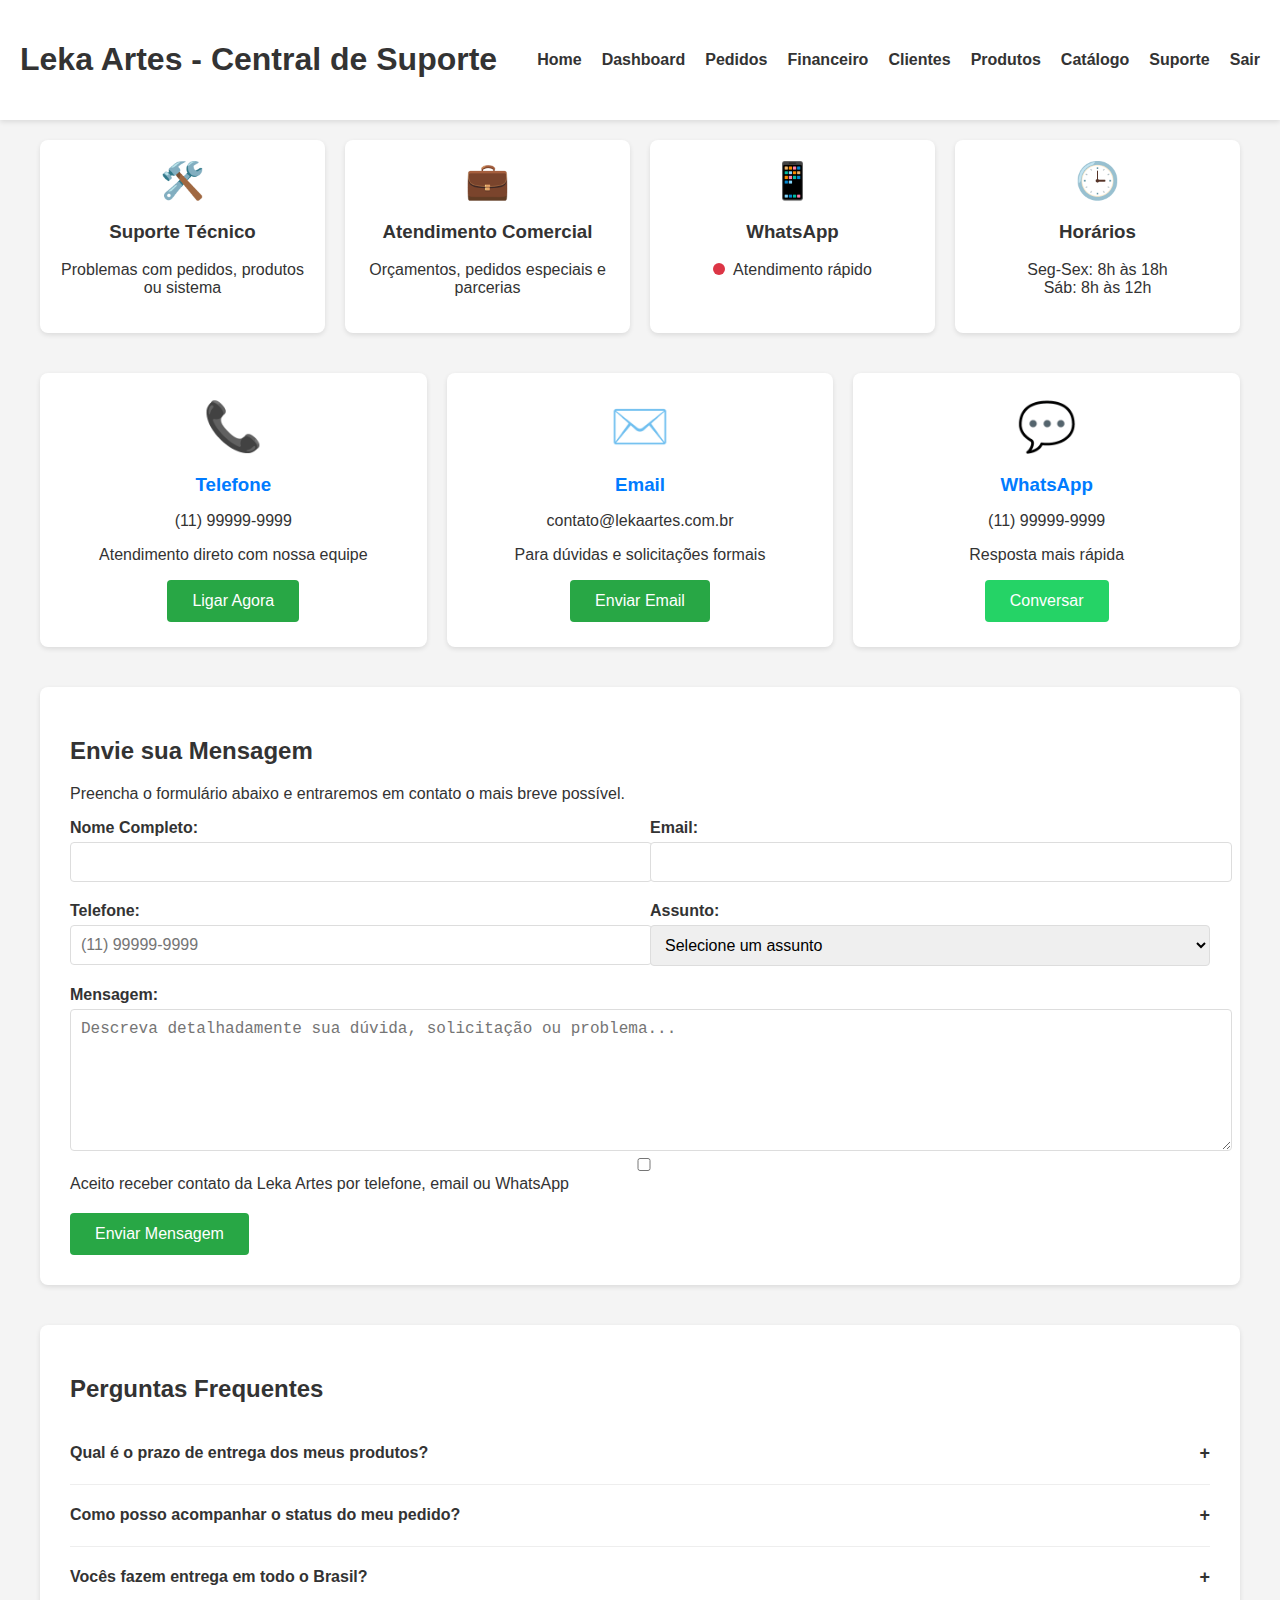
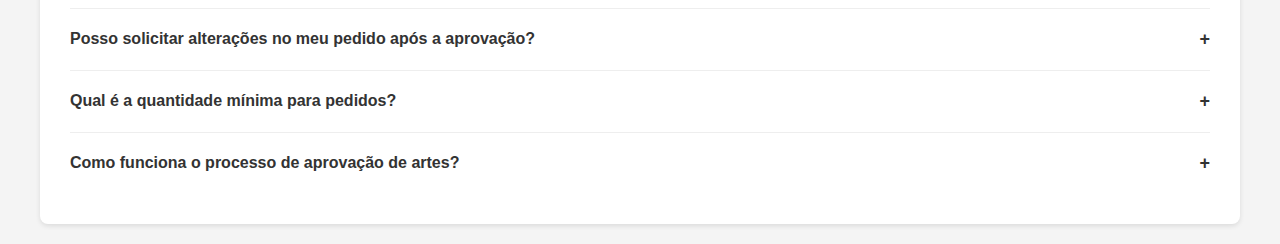
<file: suporte.html>
<!DOCTYPE html>
<html lang="pt-BR">
<head>
    <meta charset="UTF-8">
    <meta name="viewport" content="width=device-width, initial-scale=1.0">
    <title>Suporte - Leka Artes</title>
    <style>
        body { font-family: Arial, sans-serif; margin: 0; padding: 0; background-color: #f4f4f4; color: #333; }
        header { background-color: #fff; padding: 20px; display: flex; justify-content: space-between; align-items: center; box-shadow: 0 2px 5px rgba(0,0,0,0.1); }
        nav { display: flex; gap: 20px; }
        nav a { text-decoration: none; color: #333; font-weight: bold; }
        nav a:hover { color: #007bff; }
        .container { padding: 20px; max-width: 1200px; margin: 0 auto; }
        .support-grid { display: grid; grid-template-columns: repeat(auto-fit, minmax(300px, 1fr)); gap: 20px; margin-bottom: 40px; }
        .support-card { background-color: #fff; padding: 25px; border-radius: 8px; box-shadow: 0 2px 5px rgba(0,0,0,0.1); text-align: center; }
        .support-icon { font-size: 48px; margin-bottom: 15px; }
        .support-card h3 { margin-bottom: 10px; color: #007bff; }
        .contact-form { background-color: #fff; padding: 30px; border-radius: 8px; box-shadow: 0 2px 5px rgba(0,0,0,0.1); margin-bottom: 40px; }
        .form-row { display: flex; gap: 20px; margin-bottom: 20px; }
        .form-row > * { flex: 1; }
        label { display: block; margin-bottom: 5px; font-weight: bold; }
        input, select, textarea { width: 100%; padding: 10px; border: 1px solid #ddd; border-radius: 4px; font-size: 16px; }
        textarea { resize: vertical; min-height: 120px; }
        button { padding: 12px 25px; background-color: #28a745; color: #fff; border: none; border-radius: 4px; cursor: pointer; font-size: 16px; }
        button:hover { background-color: #218838; }
        .btn-whatsapp { background-color: #25d366; }
        .btn-whatsapp:hover { background-color: #128c7e; }
        .faq-section { background-color: #fff; padding: 30px; border-radius: 8px; box-shadow: 0 2px 5px rgba(0,0,0,0.1); }
        .faq-item { border-bottom: 1px solid #eee; padding: 20px 0; }
        .faq-item:last-child { border-bottom: none; }
        .faq-question { font-weight: bold; cursor: pointer; display: flex; justify-content: space-between; align-items: center; }
        .faq-answer { display: none; margin-top: 10px; color: #666; line-height: 1.6; }
        .faq-toggle { font-size: 18px; }
        .quick-links { display: grid; grid-template-columns: repeat(auto-fit, minmax(250px, 1fr)); gap: 20px; margin-bottom: 40px; }
        .quick-link { background-color: #fff; padding: 20px; border-radius: 8px; box-shadow: 0 2px 5px rgba(0,0,0,0.1); text-align: center; text-decoration: none; color: #333; transition: transform 0.2s; }
        .quick-link:hover { transform: translateY(-2px); text-decoration: none; color: #333; }
        .quick-link-icon { font-size: 36px; margin-bottom: 10px; }
        .status-indicator { display: inline-block; width: 12px; height: 12px; border-radius: 50%; margin-right: 8px; }
        .status-online { background-color: #28a745; }
        .status-offline { background-color: #dc3545; }
    </style>
</head>
<body>

    <!-- Header - Cabeçalho com navegação para outras seções do sistema -->
    <header>
        <h1>Leka Artes - Central de Suporte</h1>
        <nav>
            <!-- Menu de navegação para acessar diferentes módulos do sistema -->
            <a href="index.html">Home</a>
            <a href="dashboard.html">Dashboard</a>
            <a href="pedidos.html">Pedidos</a>
            <a href="financeiro.html">Financeiro</a>
            <a href="clientes.html">Clientes</a>
            <a href="produtos.html">Produtos</a>
            <a href="catalogo.html">Catálogo</a>
            <a href="suporte.html">Suporte</a>
            <a href="login.html">Sair</a>
        </nav>
    </header>

    <!-- Container principal da página de suporte -->
    <div class="container">

        <!-- Links rápidos para diferentes tipos de suporte -->
        <div class="quick-links">
            <!-- Link para suporte técnico -->
            <a href="#contato" class="quick-link">
                <div class="quick-link-icon">🛠️</div>
                <h3>Suporte Técnico</h3>
                <p>Problemas com pedidos, produtos ou sistema</p>
            </a>
            <!-- Link para atendimento comercial -->
            <a href="#contato" class="quick-link">
                <div class="quick-link-icon">💼</div>
                <h3>Atendimento Comercial</h3>
                <p>Orçamentos, pedidos especiais e parcerias</p>
            </a>
            <!-- Link para WhatsApp -->
            <a href="javascript:void(0)" onclick="contatoWhatsApp()" class="quick-link">
                <div class="quick-link-icon">📱</div>
                <h3>WhatsApp</h3>
                <p><span class="status-indicator status-online"></span>Atendimento rápido</p>
            </a>
            <!-- Link para horário de atendimento -->
            <a href="#horarios" class="quick-link">
                <div class="quick-link-icon">🕒</div>
                <h3>Horários</h3>
                <p>Seg-Sex: 8h às 18h<br>Sáb: 8h às 12h</p>
            </a>
        </div>

        <!-- Grid de opções de contato -->
        <div class="support-grid">
            <!-- Opção de contato por telefone -->
            <div class="support-card">
                <div class="support-icon">📞</div>
                <h3>Telefone</h3>
                <p>(11) 99999-9999</p>
                <p>Atendimento direto com nossa equipe</p>
                <button onclick="contatoTelefone()">Ligar Agora</button>
            </div>
            <!-- Opção de contato por email -->
            <div class="support-card">
                <div class="support-icon">✉️</div>
                <h3>Email</h3>
                <p>contato@lekaartes.com.br</p>
                <p>Para dúvidas e solicitações formais</p>
                <button onclick="contatoEmail()">Enviar Email</button>
            </div>
            <!-- Opção de contato por WhatsApp -->
            <div class="support-card">
                <div class="support-icon">💬</div>
                <h3>WhatsApp</h3>
                <p>(11) 99999-9999</p>
                <p>Resposta mais rápida</p>
                <button class="btn-whatsapp" onclick="contatoWhatsApp()">Conversar</button>
            </div>
        </div>

        <!-- Formulário de contato detalhado -->
        <div class="contact-form" id="contato">
            <h2>Envie sua Mensagem</h2>
            <p>Preencha o formulário abaixo e entraremos em contato o mais breve possível.</p>

            <!-- Formulário de contato -->
            <form id="formContato">
                <!-- Linha com nome e email -->
                <div class="form-row">
                    <div>
                        <label for="nome">Nome Completo:</label>
                        <input type="text" id="nome" name="nome" required>
                    </div>
                    <div>
                        <label for="email">Email:</label>
                        <input type="email" id="email" name="email" required>
                    </div>
                </div>

                <!-- Linha com telefone e assunto -->
                <div class="form-row">
                    <div>
                        <label for="telefone">Telefone:</label>
                        <input type="tel" id="telefone" name="telefone" placeholder="(11) 99999-9999">
                    </div>
                    <div>
                        <label for="assunto">Assunto:</label>
                        <select id="assunto" name="assunto" required>
                            <option value="">Selecione um assunto</option>
                            <option value="orcamento">Solicitar Orçamento</option>
                            <option value="pedido">Acompanhar Pedido</option>
                            <option value="produto">Informações sobre Produto</option>
                            <option value="reclamacao">Reclamação</option>
                            <option value="sugestao">Sugestão</option>
                            <option value="outros">Outros</option>
                        </select>
                    </div>
                </div>

                <!-- Campo de mensagem -->
                <label for="mensagem">Mensagem:</label>
                <textarea id="mensagem" name="mensagem" required placeholder="Descreva detalhadamente sua dúvida, solicitação ou problema..."></textarea>

                <!-- Checkbox para aceitar contato -->
                <div style="margin-bottom: 20px;">
                    <input type="checkbox" id="aceitarContato" name="aceitarContato" required style="margin-right: 10px;">
                    <label for="aceitarContato" style="display: inline; font-weight: normal;">Aceito receber contato da Leka Artes por telefone, email ou WhatsApp</label>
                </div>

                <!-- Botão de envio -->
                <button type="submit">Enviar Mensagem</button>
            </form>
        </div>

        <!-- Seção de perguntas frequentes -->
        <div class="faq-section">
            <h2 id="horarios">Perguntas Frequentes</h2>

            <!-- Lista de perguntas e respostas -->
            <div class="faq-item">
                <div class="faq-question" onclick="toggleFAQ(this)">
                    <span>Qual é o prazo de entrega dos meus produtos?</span>
                    <span class="faq-toggle">+</span>
                </div>
                <div class="faq-answer">
                    O prazo de entrega varia de acordo com o produto e quantidade solicitada. Cartões de visita geralmente ficam prontos em 3-5 dias úteis. Banners e materiais maiores podem levar 7-10 dias úteis. Para pedidos urgentes, entre em contato conosco para verificar disponibilidade.
                </div>
            </div>

            <div class="faq-item">
                <div class="faq-question" onclick="toggleFAQ(this)">
                    <span>Como posso acompanhar o status do meu pedido?</span>
                    <span class="faq-toggle">+</span>
                </div>
                <div class="faq-answer">
                    Você pode acompanhar o status do seu pedido através do painel "Pedidos" no nosso sistema, informando o número do pedido. Também enviamos atualizações por WhatsApp e email conforme o andamento da produção.
                </div>
            </div>

            <div class="faq-item">
                <div class="faq-question" onclick="toggleFAQ(this)">
                    <span>Vocês fazem entrega em todo o Brasil?</span>
                    <span class="faq-toggle">+</span>
                </div>
                <div class="faq-answer">
                    Sim! Fazemos entregas para todo o território brasileiro através dos Correios e transportadoras parceiras. Os custos de frete são calculados automaticamente no momento da solicitação do orçamento.
                </div>
            </div>

            <div class="faq-item">
                <div class="faq-question" onclick="toggleFAQ(this)">
                    <span>Posso solicitar alterações no meu pedido após a aprovação?</span>
                    <span class="faq-toggle">+</span>
                </div>
                <div class="faq-answer">
                    Pequenas alterações podem ser feitas até 24 horas após a aprovação do pedido. Para mudanças significativas, pode haver custos adicionais. Entre em contato conosco imediatamente se precisar de alterações.
                </div>
            </div>

            <div class="faq-item">
                <div class="faq-question" onclick="toggleFAQ(this)">
                    <span>Qual é a quantidade mínima para pedidos?</span>
                    <span class="faq-toggle">+</span>
                </div>
                <div class="faq-answer">
                    A quantidade mínima varia por produto: Cartões de visita (100 unidades), Folhetos (500 unidades), Banners (1 unidade). Para quantidades menores, entre em contato para verificar possibilidades especiais.
                </div>
            </div>

            <div class="faq-item">
                <div class="faq-question" onclick="toggleFAQ(this)">
                    <span>Como funciona o processo de aprovação de artes?</span>
                    <span class="faq-toggle">+</span>
                </div>
                <div class="faq-answer">
                    Após receber sua solicitação, nossa equipe prepara uma proposta com layout sugerido. Você recebe uma prévia digital para aprovação. Após suas correções e aprovação final, iniciamos a produção. Todo o processo é acompanhado por você.
                </div>
            </div>

        </div>

    </div>

    <script>
        // Função para expandir/colapsar perguntas frequentes
        // Mostra ou oculta a resposta da pergunta clicada
        function toggleFAQ(element) {
            const answer = element.nextElementSibling;
            const toggle = element.querySelector('.faq-toggle');

            if (answer.style.display === 'block') {
                answer.style.display = 'none';
                toggle.textContent = '+';
            } else {
                answer.style.display = 'block';
                toggle.textContent = '−';
            }
        }

        // Função para contato por telefone
        // Simula ligação para o número de suporte
        function contatoTelefone() {
            const numero = '+5511999999999';
            // Em um sistema real, isso abriria o discador do telefone
            // window.location.href = `tel:${numero}`;
            alert(`Ligando para: ${numero}\n\nEm um dispositivo real, isso iniciaria uma ligação telefônica.`);
        }

        // Função para contato por email
        // Abre cliente de email com destinatário preenchido
        function contatoEmail() {
            const email = 'contato@lekaartes.com.br';
            const assunto = 'Contato - Leka Artes';
            // Em um sistema real, isso abriria o cliente de email
            // window.location.href = `mailto:${email}?subject=${encodeURIComponent(assunto)}`;
            alert(`Abrindo cliente de email para: ${email}\n\nEm um sistema real, isso abriria seu cliente de email padrão.`);
        }

        // Função para contato por WhatsApp
        // Abre WhatsApp com mensagem inicial
        function contatoWhatsApp() {
            const numero = '5511999999999';
            const mensagem = 'Olá! Gostaria de falar com o suporte da Leka Artes.';
            // Em um sistema real, isso abriria o WhatsApp
            // window.open(`https://wa.me/${numero}?text=${encodeURIComponent(mensagem)}`);
            alert(`Abrindo WhatsApp para: ${numero}\nMensagem: ${mensagem}\n\nEm um sistema real, isso abriria o WhatsApp automaticamente.`);
        }

        // Event listener para submissão do formulário de contato
        // Processa o envio do formulário de contato
        document.getElementById('formContato').addEventListener('submit', function(e) {
            e.preventDefault();

            // Coletar dados do formulário
            const formData = new FormData(this);
            const dados = Object.fromEntries(formData);

            // Simulação de envio (em um sistema real, isso enviaria para o servidor)
            console.log('Dados do formulário:', dados);

            // Mostrar mensagem de sucesso
            alert('Mensagem enviada com sucesso!\n\nEntraremos em contato em até 24 horas.\n\nDados enviados:\n' +
                  `- Nome: ${dados.nome}\n` +
                  `- Email: ${dados.email}\n` +
                  `- Telefone: ${dados.telefone}\n` +
                  `- Assunto: ${dados.assunto}\n` +
                  `- Mensagem: ${dados.mensagem.substring(0, 100)}...`);

            // Limpar formulário
            this.reset();
        });

        // Simulação de status online/offline do WhatsApp
        // Em um sistema real, isso seria verificado via API
        function atualizarStatusWhatsApp() {
            const indicador = document.querySelector('.status-online');
            // Simulação: online durante horário comercial
            const agora = new Date();
            const diaSemana = agora.getDay(); // 0 = Domingo, 6 = Sábado
            const hora = agora.getHours();

            if (diaSemana >= 1 && diaSemana <= 5 && hora >= 8 && hora <= 18) {
                indicador.className = 'status-indicator status-online';
            } else if (diaSemana === 6 && hora >= 8 && hora <= 12) {
                indicador.className = 'status-indicator status-online';
            } else {
                indicador.className = 'status-indicator status-offline';
            }
        }

        // Atualizar status do WhatsApp a cada minuto
        setInterval(atualizarStatusWhatsApp, 60000);
        // Atualizar imediatamente ao carregar
        window.addEventListener('load', atualizarStatusWhatsApp);
    </script>

</body>
</html>
</file>
<file: css/styles.css>
/* Reset e variáveis globais */
* {
    margin: 0;
    padding: 0;
    box-sizing: border-box;
}

:root {
    --primary-color: #007bff;
    --secondary-color: #6c757d;
    --success-color: #28a745;
    --warning-color: #ffc107;
    --danger-color: #dc3545;
    --light-color: #f8f9fa;
    --dark-color: #343a40;
    --white: #ffffff;
    --gray-100: #f8f9fa;
    --gray-200: #e9ecef;
    --gray-300: #dee2e6;
    --gray-400: #ced4da;
    --gray-500: #adb5bd;
    --gray-600: #6c757d;
    --gray-700: #495057;
    --gray-800: #343a40;
    --gray-900: #212529;
    --font-family: 'Segoe UI', Tahoma, Geneva, Verdana, sans-serif;
    --border-radius: 8px;
    --box-shadow: 0 2px 10px rgba(0, 0, 0, 0.1);
    --transition: all 0.3s ease;
}

/* Estilos globais */
body {
    font-family: var(--font-family);
    line-height: 1.6;
    color: var(--gray-800);
    background-color: var(--gray-100);
}

/* Container principal */
.container {
    max-width: 1200px;
    margin: 0 auto;
    padding: 0 20px;
}

/* Header */
header {
    background-color: var(--white);
    box-shadow: var(--box-shadow);
    position: sticky;
    top: 0;
    z-index: 1000;
}

.header-content {
    max-width: 1200px;
    margin: 0 auto;
    padding: 1rem 2rem;
    display: flex;
    justify-content: space-between;
    align-items: center;
}

.logo {
    font-size: 1.5rem;
    font-weight: bold;
    color: var(--primary-color);
    text-decoration: none;
}

.nav-menu {
    display: flex;
    list-style: none;
    gap: 2rem;
}

.nav-menu a {
    text-decoration: none;
    color: var(--gray-700);
    font-weight: 500;
    padding: 0.5rem 1rem;
    border-radius: var(--border-radius);
    transition: var(--transition);
}

.nav-menu a:hover,
.nav-menu a.active {
    background-color: var(--primary-color);
    color: var(--white);
}

/* Botões */
.btn {
    display: inline-block;
    padding: 0.75rem 1.5rem;
    border: none;
    border-radius: var(--border-radius);
    text-decoration: none;
    font-weight: 500;
    text-align: center;
    cursor: pointer;
    transition: var(--transition);
    font-size: 1rem;
}

.btn-primary {
    background-color: var(--primary-color);
    color: var(--white);
}

.btn-primary:hover {
    background-color: #0056b3;
    transform: translateY(-2px);
}

.btn-secondary {
    background-color: var(--secondary-color);
    color: var(--white);
}

.btn-secondary:hover {
    background-color: #545b62;
}

.btn-success {
    background-color: var(--success-color);
    color: var(--white);
}

.btn-success:hover {
    background-color: #1e7e34;
}

.btn-warning {
    background-color: var(--warning-color);
    color: #212529;
}

.btn-warning:hover {
    background-color: #d39e00;
}

.btn-danger {
    background-color: var(--danger-color);
    color: var(--white);
}

.btn-danger:hover {
    background-color: #bd2130;
}

.btn-whatsapp {
    background-color: #25d366;
    color: var(--white);
}

.btn-whatsapp:hover {
    background-color: #128c7e;
}

/* Cards */
.card {
    background-color: var(--white);
    border-radius: var(--border-radius);
    box-shadow: var(--box-shadow);
    overflow: hidden;
    transition: var(--transition);
}

.card:hover {
    transform: translateY(-5px);
    box-shadow: 0 4px 20px rgba(0, 0, 0, 0.15);
}

.card-header {
    padding: 1.5rem;
    background-color: var(--gray-100);
    border-bottom: 1px solid var(--gray-200);
}

.card-body {
    padding: 1.5rem;
}

.card-title {
    font-size: 1.25rem;
    font-weight: 600;
    margin-bottom: 1rem;
    color: var(--gray-800);
}

/* Formulários */
.form-group {
    margin-bottom: 1.5rem;
}

.form-label {
    display: block;
    margin-bottom: 0.5rem;
    font-weight: 500;
    color: var(--gray-700);
}

.form-control {
    width: 100%;
    padding: 0.75rem;
    border: 1px solid var(--gray-300);
    border-radius: var(--border-radius);
    font-size: 1rem;
    transition: var(--transition);
}

.form-control:focus {
    outline: none;
    border-color: var(--primary-color);
    box-shadow: 0 0 0 3px rgba(0, 123, 255, 0.1);
}

.form-row {
    display: flex;
    gap: 1rem;
}

.form-row .form-group {
    flex: 1;
}

/* Tabelas */
.table {
    width: 100%;
    border-collapse: collapse;
    background-color: var(--white);
    border-radius: var(--border-radius);
    overflow: hidden;
    box-shadow: var(--box-shadow);
}

.table th,
.table td {
    padding: 1rem;
    text-align: left;
    border-bottom: 1px solid var(--gray-200);
}

.table th {
    background-color: var(--gray-100);
    font-weight: 600;
    color: var(--gray-800);
}

.table tbody tr:hover {
    background-color: var(--gray-50);
}

/* Status badges */
.badge {
    display: inline-block;
    padding: 0.25rem 0.75rem;
    font-size: 0.75rem;
    font-weight: 600;
    text-transform: uppercase;
    border-radius: 20px;
}

.badge-success {
    background-color: var(--success-color);
    color: var(--white);
}

.badge-warning {
    background-color: var(--warning-color);
    color: #212529;
}

.badge-danger {
    background-color: var(--danger-color);
    color: var(--white);
}

.badge-info {
    background-color: var(--primary-color);
    color: var(--white);
}

/* Modais */
.modal {
    display: none;
    position: fixed;
    top: 0;
    left: 0;
    width: 100%;
    height: 100%;
    background-color: rgba(0, 0, 0, 0.5);
    z-index: 2000;
    animation: fadeIn 0.3s ease;
}

.modal-content {
    background-color: var(--white);
    margin: 5% auto;
    padding: 0;
    border-radius: var(--border-radius);
    width: 90%;
    max-width: 600px;
    max-height: 90vh;
    overflow-y: auto;
    box-shadow: 0 10px 30px rgba(0, 0, 0, 0.3);
    animation: slideIn 0.3s ease;
}

.modal-header {
    padding: 1.5rem;
    border-bottom: 1px solid var(--gray-200);
}

.modal-title {
    font-size: 1.25rem;
    font-weight: 600;
    color: var(--gray-800);
}

.modal-body {
    padding: 1.5rem;
}

.modal-footer {
    padding: 1.5rem;
    border-top: 1px solid var(--gray-200);
    display: flex;
    justify-content: flex-end;
    gap: 1rem;
}

/* Abas */
.tabs {
    display: flex;
    border-bottom: 1px solid var(--gray-300);
    margin-bottom: 2rem;
}

.tab {
    padding: 1rem 2rem;
    background-color: transparent;
    border: none;
    cursor: pointer;
    font-size: 1rem;
    font-weight: 500;
    color: var(--gray-600);
    border-bottom: 3px solid transparent;
    transition: var(--transition);
}

.tab:hover {
    color: var(--primary-color);
}

.tab.active {
    color: var(--primary-color);
    border-bottom-color: var(--primary-color);
}

.tab-content {
    display: none;
}

.tab-content.active {
    display: block;
}

/* Grid de produtos */
.product-grid {
    display: grid;
    grid-template-columns: repeat(auto-fill, minmax(280px, 1fr));
    gap: 2rem;
}

.product-card {
    background-color: var(--white);
    border-radius: var(--border-radius);
    box-shadow: var(--box-shadow);
    overflow: hidden;
    transition: var(--transition);
}

.product-card:hover {
    transform: translateY(-5px);
    box-shadow: 0 8px 25px rgba(0, 0, 0, 0.15);
}

.product-image {
    width: 100%;
    height: 200px;
    background-color: var(--gray-200);
    display: flex;
    align-items: center;
    justify-content: center;
    font-size: 3rem;
    color: var(--gray-400);
}

.product-info {
    padding: 1.5rem;
}

.product-name {
    font-size: 1.25rem;
    font-weight: 600;
    margin-bottom: 0.5rem;
    color: var(--gray-800);
}

.product-price {
    font-size: 1.5rem;
    font-weight: bold;
    color: var(--success-color);
    margin-bottom: 1rem;
}

.product-description {
    color: var(--gray-600);
    margin-bottom: 1.5rem;
    line-height: 1.5;
}

.product-actions {
    display: flex;
    gap: 0.5rem;
}

/* Dashboard */
.dashboard-grid {
    display: grid;
    grid-template-columns: repeat(auto-fit, minmax(300px, 1fr));
    gap: 2rem;
    margin-bottom: 2rem;
}

.stat-card {
    background-color: var(--white);
    padding: 2rem;
    border-radius: var(--border-radius);
    box-shadow: var(--box-shadow);
    text-align: center;
}

.stat-value {
    font-size: 2.5rem;
    font-weight: bold;
    color: var(--primary-color);
    margin-bottom: 0.5rem;
}

.stat-label {
    color: var(--gray-600);
    font-size: 1rem;
}

/* Gráficos */
.chart-container {
    background-color: var(--white);
    padding: 2rem;
    border-radius: var(--border-radius);
    box-shadow: var(--box-shadow);
    margin-bottom: 2rem;
}

.chart-title {
    font-size: 1.25rem;
    font-weight: 600;
    margin-bottom: 1.5rem;
    color: var(--gray-800);
}

/* Alertas */
.alert {
    padding: 1rem;
    border-radius: var(--border-radius);
    margin-bottom: 1rem;
}

.alert-success {
    background-color: #d4edda;
    color: #155724;
    border: 1px solid #c3e6cb;
}

.alert-warning {
    background-color: #fff3cd;
    color: #856404;
    border: 1px solid #ffeaa7;
}

.alert-danger {
    background-color: #f8d7da;
    color: #721c24;
    border: 1px solid #f5c6cb;
}

/* Footer */
footer {
    background-color: var(--gray-800);
    color: var(--white);
    padding: 3rem 0 1rem;
    margin-top: 4rem;
}

.footer-content {
    max-width: 1200px;
    margin: 0 auto;
    padding: 0 2rem;
    display: grid;
    grid-template-columns: repeat(auto-fit, minmax(250px, 1fr));
    gap: 2rem;
}

.footer-section h3 {
    margin-bottom: 1rem;
    color: var(--white);
}

.footer-section ul {
    list-style: none;
}

.footer-section ul li {
    margin-bottom: 0.5rem;
}

.footer-section ul li a {
    color: var(--gray-300);
    text-decoration: none;
    transition: var(--transition);
}

.footer-section ul li a:hover {
    color: var(--white);
}

.footer-bottom {
    text-align: center;
    padding-top: 2rem;
    margin-top: 2rem;
    border-top: 1px solid var(--gray-700);
    color: var(--gray-400);
}

/* Animações */
@keyframes fadeIn {
    from { opacity: 0; }
    to { opacity: 1; }
}

@keyframes slideIn {
    from {
        transform: translateY(-50px);
        opacity: 0;
    }
    to {
        transform: translateY(0);
        opacity: 1;
    }
}

/* Responsividade */
@media (max-width: 768px) {
    .header-content {
        padding: 1rem;
        flex-direction: column;
        gap: 1rem;
    }

    .nav-menu {
        flex-wrap: wrap;
        gap: 1rem;
        justify-content: center;
    }

    .container {
        padding: 0 1rem;
    }

    .form-row {
        flex-direction: column;
        gap: 0;
    }

    .modal-content {
        width: 95%;
        margin: 10% auto;
    }

    .product-grid {
        grid-template-columns: 1fr;
    }

    .dashboard-grid {
        grid-template-columns: 1fr;
    }

    .footer-content {
        grid-template-columns: 1fr;
        text-align: center;
    }

    .tabs {
        flex-direction: column;
    }

    .tab {
        border-bottom: none;
        border-left: 3px solid transparent;
    }

    .tab.active {
        border-bottom: none;
        border-left-color: var(--primary-color);
    }
}

@media (max-width: 480px) {
    .btn {
        width: 100%;
        margin-bottom: 0.5rem;
    }

    .product-actions {
        flex-direction: column;
    }

    .modal-footer {
        flex-direction: column;
    }

    .table th,
    .table td {
        padding: 0.5rem;
        font-size: 0.875rem;
    }
}

/* Utilitários */
.text-center { text-align: center; }
.text-left { text-align: left; }
.text-right { text-align: right; }
.mb-0 { margin-bottom: 0; }
.mb-1 { margin-bottom: 0.5rem; }
.mb-2 { margin-bottom: 1rem; }
.mb-3 { margin-bottom: 1.5rem; }
.mt-0 { margin-top: 0; }
.mt-1 { margin-top: 0.5rem; }
.mt-2 { margin-top: 1rem; }
.mt-3 { margin-top: 1.5rem; }
.d-none { display: none; }
.d-block { display: block; }
.d-flex { display: flex; }
.justify-center { justify-content: center; }
.align-center { align-items: center; }
</file>
